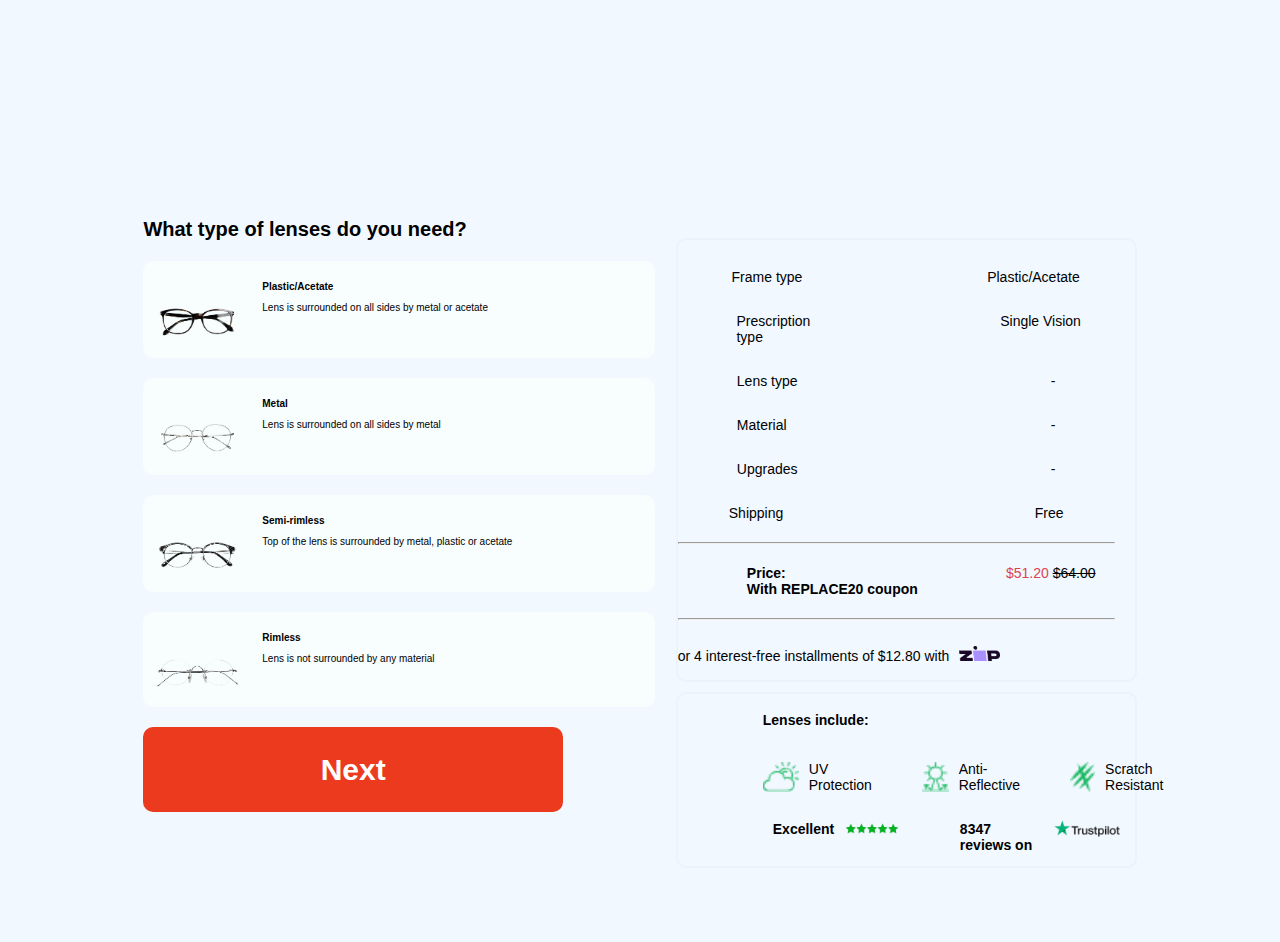
<file: index.html>
<!DOCTYPE html>
<html lang="en">
<head>
    <meta charset="UTF-8">
    <meta name="viewport" content="width=device-width, initial-scale=1.0">
    <link rel="stylesheet" href="css/page-one.css">
    <title>Document</title>
</head>
<body>
    <body data-page="1">
    <div class="container">
        <div class="sub-container-one">
            <h1>What type of lenses do you need?</h1>
            <div class="content">
                <div>
                    <img src="images/glass-on-removebg-preview.png" alt="glassone" class="glass">
                </div>
                <div class="blocked">
                    <p class="bolded">Plastic/Acetate</p>
                    <p class="unbolded">Lens is surrounded on all sides by metal or acetate</p>
                </div>
            </div>
            <div class="content">
                <div>
                    <img src="images/second-image-removebg-preview.png" alt="glasstwo" class="glass">
                </div>
                <div class="blocked">
                    <p class="bolded">Metal</p>
                    <p class="unbolded">Lens is surrounded on all sides by metal</p>
                </div>
            </div>
            <div class="content">
                <div>
                    <img src="images/third-image-removebg-preview.png" alt="glass=three" class="glass">
                </div>
                <div class="blocked">
                    <p class="bolded">Semi-rimless</p>
                    <p class="unbolded">Top of the lens is surrounded by metal, plastic or acetate</p>
                </div>
            </div>
            <div class="content">
                <img src="images/last-image-removebg-preview.png" alt="glass-four" class="glass">
                <div class="blocked">
                    <p class="bolded">Rimless</p>
                    <p class="unbolded">Lens is not surrounded by any material</p>
                </div>
            </div>
            <form>
                <a href="page-two.html" id="next">Next</a>
            </form>
        </div>
        <div class="sub-container-two">
            <div class="split-one">
                <div class="one">
                    <div class="fram">
                    <p class="frame">Frame type</p>
                    </div>
                    <div class="let">
                    <p class="plastic" id="acetate">Plastic/Acetate</p>
                    </div>
                </div>
                <div class="one">
                    <div class="framed">
                    <p class="frame" id="prescription">Prescription type</p>
                    </div>
                    <div class="let">
                    <p class="plastic">Single Vision</p>
                    </div>
                </div>
                <div class="one">
                    <div class="framed">
                    <p class="frame">Lens type</p>
                    </div>
                    <div class="let">
                    <p class="plastic">-</p>
                    </div>
                </div>
                <div class="one">
                    <div class="framed">
                    <p class="frame">Material</p>
                    </div>
                    <div class="let">
                    <p class="plastic">-</p>
                    </div>
                </div>
                <div class="one">
                    <div class="framed">
                    <p class="frame">Upgrades</p>
                    </div>
                    <div class="let">
                    <p class="plastic">-</p>
                    </div>
                </div>
                <div class="one">
                    <div class="framed">
                    <p class="frame">Shipping</p>
                    </div>
                    <div class="let">
                    <p id-="plastic">Free</p>
                    </div>
                </div>
                <hr>
                <div class="three">
                    <p class="price">Price:<br>
                        <span class="with">With REPLACE20 coupon</span></p>
                        <div id="number">
                    <p class="special">$51.20 <span class="wrong-no">$64.00</span></p>
                        </div>
                </div>  
                <hr>
                <p>or 4 interest-free installments of $12.80 with<img src="images/zip-logo.png" alt="zip" id="zip"></p>       
            </div>
            <div class="split-two">
                <h4>Lenses include:</h4>
                <div class="inside">
                    <div class="eve">
                        <img src="images/uv-prot.png" alt="image" class="imaged">
                        <p class="uv">UV Protection</p>
                    </div>
                    <div class="eve">
                        <img src="images/anti-refl.png" alt="image" class="imaged">
                        <p class="uv">Anti-Reflective</p>
                    </div>
                    <div class="eve">
                        <img src="images/scratch-res.png" alt="image" class="imaged">
                        <p class="uv">Scratch Resistant</p>
                    </div>
                </div>
                <div class="sect">
                    <p class="excellent">Excellent</p>
                    <img src="images/green_stars-removebg-preview.png" alt="stars" class="stars">
                    <p class="excellent" id="ex">8347 reviews on</p>
                        <img src="images/trustpilot-removebg-preview.png" alt="trustpilot" class="green">
                </div>
            </div>
        </div>
    </div>
    <script src="js/page-one.js"></script>
</body>
</html>
</file>
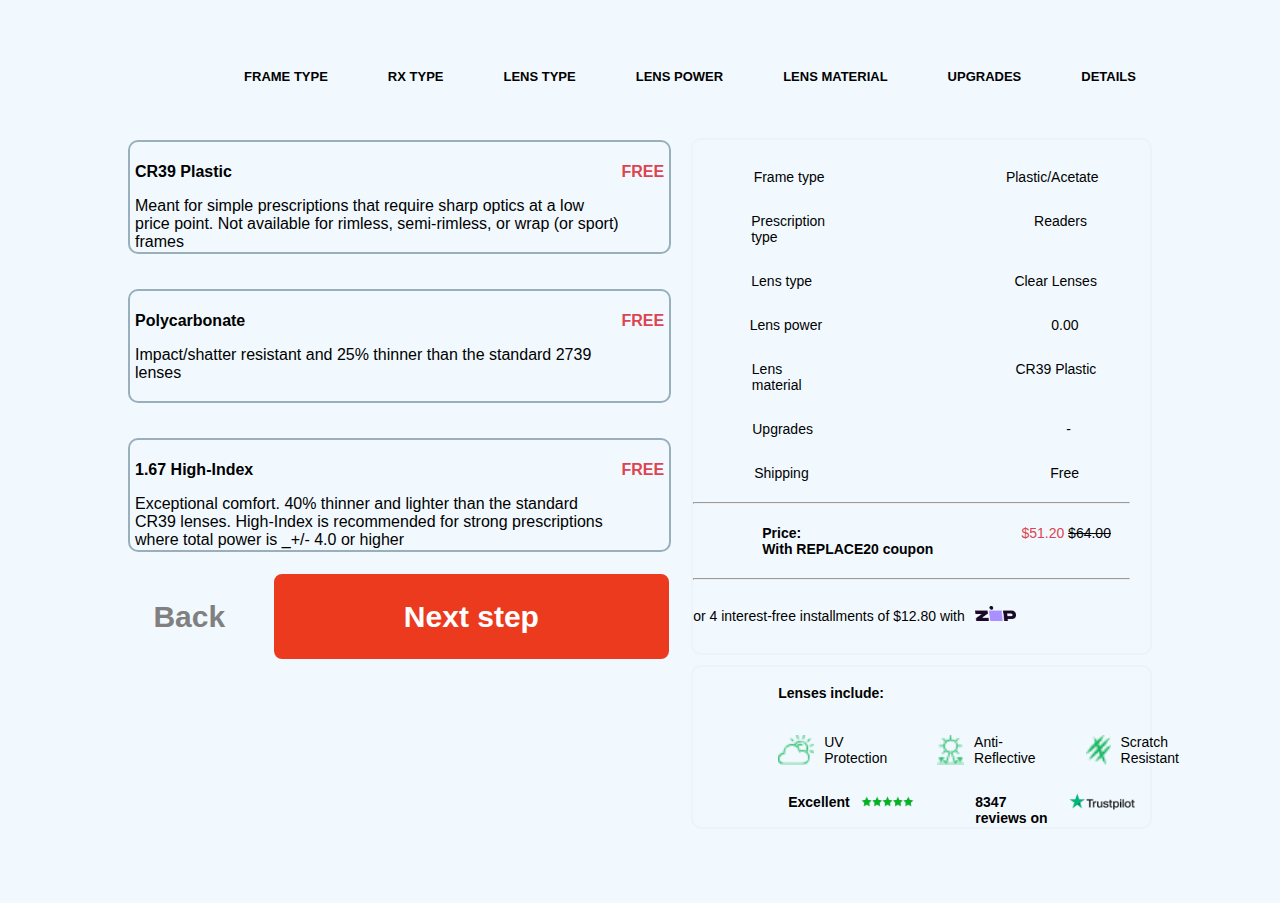
<file: page-five.html>
<!DOCTYPE html>
<html lang="en">
<head>
    <meta charset="UTF-8">
    <meta name="viewport" content="width=device-width, initial-scale=1.0">
    <link rel="stylesheet" href="css/page-five.css">
    <title>Form initial five</title>
</head>
<body>
    <body data-page="5">
    <nav>
        <ul class="list">
            <li><a href="#">FRAME TYPE</a></li>
            <li><a href="#">RX TYPE</a></li>
            <li><a href="#">LENS TYPE</a></li>
            <li><a href="#">LENS POWER</a></li>
            <li><a href="#">LENS MATERIAL</a></li>
            <li><a href="#">UPGRADES</a></li>
            <li><a href="#">DETAILS</a></li>
        </ul>
    </nav>
    <div class="container">
        <div class="sub-container-one">
            <div class="mel">
                <div class="content">
                    <p class="bolded">CR39 Plastic</p>
                    <p class="unbolded">Meant for simple prescriptions that require sharp optics at a low price point. Not available for rimless, semi-rimless, or wrap (or sport) frames</p>
                </div>
                <div class="free">
                    <p class="free">FREE</p>
                </div>
            </div>
            <div class="mel">
                <div class="content">
                    <p class="bolded">Polycarbonate</p>
                    <p class="unbolded">Impact/shatter resistant and 25% thinner than the standard 2739 lenses</p>
                </div>
                <div class="free">
                    <p class="free">FREE</p>
                </div>
            </div>
            <div class="mel">
                <div class="content">
                    <p class="bolded">1.67 High-Index</p>
                    <p class="unbolded">Exceptional comfort. 40% thinner and lighter than the standard CR39 lenses. High-Index is recommended for strong prescriptions where total power is _+/- 4.0 or higher</p>
                </div>
                <div class="free">
                    <p class="free">FREE</p>
                </div>
            </div>
        <form>
            <a href="page-four.html" id="back">Back</a>
            <a href="page-six.html" id="next">Next step</a>
        </form>
    </div>
        <div class="sub-container-two">
            <div class="split-one">
                <div class="one">
                    <div class="fram">
                    <p class="frame" id="type">Frame type</p>
                    </div>
                    <div class="let">
                    <p class="plastic" id="acetate">Plastic/Acetate</p>
                    </div>
                </div>
                <div class="one">
                    <div class="framed">
                    <p class="frame" id="prescription">Prescription type</p>
                    </div>
                    <div class="let">
                    <p class="plastic">Readers</p>
                    </div>
                </div>
                <div class="one">
                    <div class="framed">
                    <p class="frame" id="lensed">Lens type</p>
                    </div>
                    <div class="let">
                    <p class="plastic">Clear Lenses</p>
                    </div>
                </div>
                <div class="one">
                    <div class="framed">
                    <p class="frame" id="power">Lens power</p>
                    </div>
                    <div class="let">
                    <p class="plastic">0.00</p>
                    </div>
                </div>
                <div class="one">
                    <div class="framed">
                    <p class="frame" id="len">Lens material</p>
                    </div>
                    <div class="let">
                    <p class="plastic" id="cr">CR39 Plastic</p>
                    </div>
                </div>
                <div class="one">
                    <div class="framed">
                    <p class="frame">Upgrades</p>
                    </div>
                    <div class="let">
                    <p class="plastic">-</p>
                    </div>
                </div>
                <div class="one">
                    <div class="framed">
                    <p class="shipping">Shipping</p>
                    </div>
                    <div class="let">
                    <p id-="unfree">Free</p>
                    </div>
                </div>
                <hr>
                <div class="three">
                    <p class="price">Price:<br>
                        <span class="with">With REPLACE20 coupon</span></p>
                        <div id="number">
                    <p class="special">$51.20 <span class="wrong-no">$64.00</span></p>
                        </div>
                </div>  
                <hr>
                <p>or 4 interest-free installments of $12.80 with<img src="images/zip-logo.png" alt="zip" id="zip"></p>      
            </div>
            <div class="split-two">
                <h4>Lenses include:</h4>
                <div class="inside">
                    <div class="eve">
                        <img src="images/uv-prot.png" alt="image" class="imaged">
                        <p class="uv">UV Protection</p>
                    </div>
                    <div class="eve">
                        <img src="images/anti-refl.png" alt="image" class="imaged">
                        <p class="uv">Anti-Reflective</p>
                    </div>
                    <div class="eve">
                        <img src="images/scratch-res.png" alt="image" class="imaged">
                        <p class="uv">Scratch Resistant</p>
                    </div>
                </div>
                <div class="sect">
                    <p class="excellent">Excellent</p>
                    <img src="images/green_stars-removebg-preview.png" alt="stars" class="stars">
                    <p class="excellent" id="ex">8347 reviews on</p>
                        <img src="images/trustpilot-removebg-preview.png" alt="trustpilot" class="green">
                </div>
            </div>
        </div>
    </div>
    <script src="js/page-five.js"></script> 
</body>
</html>
</file>
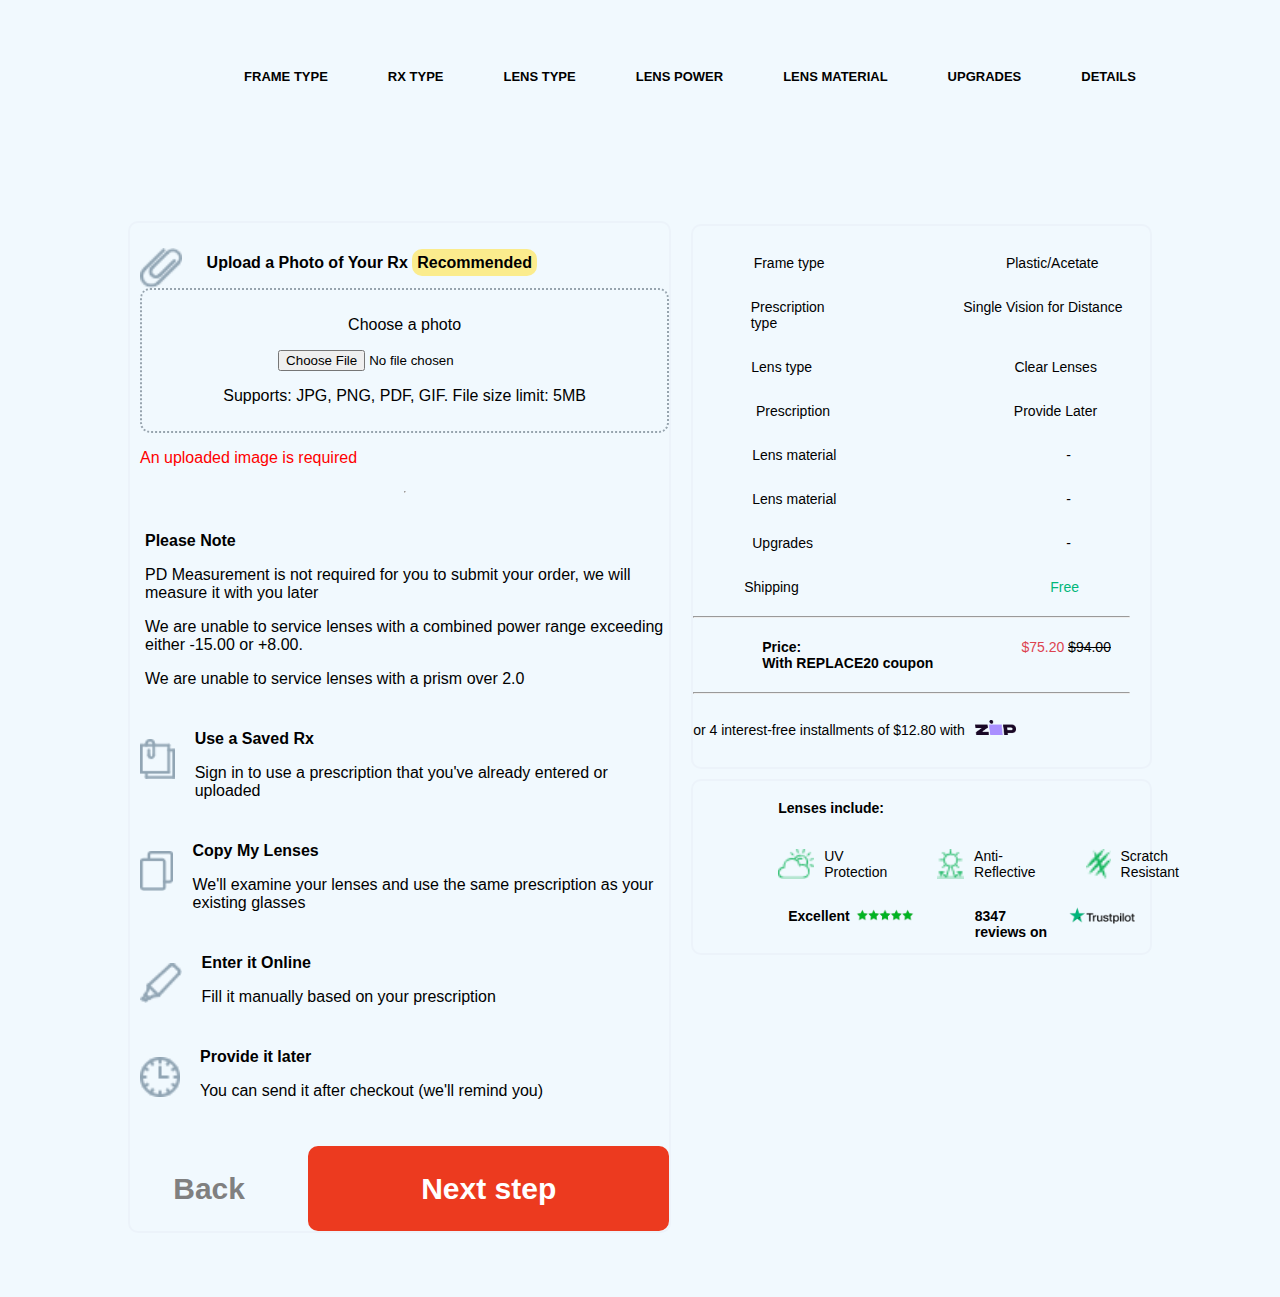
<file: page-four.html>
<!DOCTYPE html>
<html lang="en">
<head>
    <meta charset="UTF-8">
    <meta name="viewport" content="width=device-width, initial-scale=1.0">
    <link rel="stylesheet" href="css/page-four.css">
    <title>Document</title>
</head>
<body>
<body data-page="4">
    <nav>
        <ul class="list">
            <li><a href="#">FRAME TYPE</a></li>
            <li><a href="#">RX TYPE</a></li>
            <li><a href="#">LENS TYPE</a></li>
            <li><a href="#">LENS POWER</a></li>
            <li><a href="#">LENS MATERIAL</a></li>
            <li><a href="#">UPGRADES</a></li>
            <li><a href="#">DETAILS</a></li>
        </ul>
    </nav>
    <div class="container">
        <div class="sub-container-one">
            <div class="content">
                <div class="you">
                    <img src="images/01-upload-rx.png" alt="glass-three" class="glass" id="spec">
                    <p class="main-bold">Upload a Photo of Your Rx <span class="recommend">Recommended</span></p>
                </div>
                <div class="boxed">
                    <p>Choose a photo</p>
                    <input type="file">
                    <p id="support">Supports: JPG, PNG, PDF, GIF. File size limit: 5MB</p>
                </div>
                <p id="red">An uploaded image is required</p>
                <hr>
                <div class="main-bold">
                    <p id="spectacle">Please Note</p>
                    <p class="normal">PD Measurement is not required for you to submit your order, we will measure it with you later</p>
                    <p class="normal">We are unable to service lenses with a combined power range exceeding either -15.00 or +8.00.</p>
                    <p class="normal">We are unable to service lenses with a prism over 2.0</p>
                </div>
            </div>
            <div class="content">
                <div class="mean">
                    <img src="images/02-saved-rx.png" alt="glasstwo" class="glass">
                    <div class="blocked">
                        <p class="bolded">Use a Saved Rx</p>
                        <p class="unbolded">Sign in to use a prescription that you've already entered or uploaded</p>
                    </div>
                </div>
            </div>
            <div class="content">
                <div class="mean">
                    <img src="images/copy-icon.png" alt="glasstwo" class="glass">
                    <div class="blocked">
                        <p class="bolded">Copy My Lenses</p>
                        <p class="unbolded">We'll examine your lenses and use the same prescription as your existing glasses</p>
                    </div>
                </div>
            </div>
            <div class="content">
                <div class="mean">
                    <img src="images/03-enter-online.png" alt="glasstwo" class="glass">
                    <div class="blocked">
                        <p class="bolded">Enter it Online</p>
                        <p class="unbolded">Fill it manually based on your prescription</p>
                    </div>
                </div>
            </div>
            <div class="content">
                <div class="mean">
                    <img src="images/04-provide-later.png" alt="glasstwo" class="glass">
                    <div class="blocked">
                        <p class="bolded">Provide it later</p>
                        <p class="unbolded">You can send it after checkout (we'll remind you)</p>
                    </div>
                </div>
            </div>
            <form>
                <a href="page-three.html" id="back">Back</a>
                <a href="page-five.html" id="next">Next step</a>
            </form>
        </div>
        <div class="sub-container-two">
            <div class="split-one">
                <div class="one">
                    <div class="fram">
                        <p class="frame" id="type">Frame type</p>
                    </div>
                    <div class="let">
                        <p class="plastic" id="acetate">Plastic/Acetate</p>
                    </div>
                </div>
                <div class="one">
                    <div class="framed">
                        <p class="frame" id="prescription">Prescription type</p>
                    </div>
                    <div class="let">
                        <p class="plastic">Single Vision for Distance</p>
                    </div>
                </div>
                <div class="one">
                    <div class="framed">
                        <p class="frame" id="lensed">Lens type</p>
                    </div>
                    <div class="let">
                        <p class="plastic">Clear Lenses</p>
                    </div>
                </div>
                <div class="one">
                    <div class="framed">
                        <p class="frame" id="prescribed">Prescription</p>
                    </div>
                    <div class="let">
                        <p class="plastic" id="provide">Provide Later</p>
                    </div>
                </div>
                <div class="one">
                    <div class="framed">
                        <p class="frame">Lens material</p>
                    </div>
                    <div class="let">
                        <p class="plastic">-</p>
                    </div>
                </div>
                <div class="one">
                    <div class="framed">
                        <p class="frame">Lens material</p>
                    </div>
                    <div class="let">
                        <p class="plastic">-</p>
                    </div>
                </div>
                <div class="one">
                    <div class="framed">
                        <p class="frame">Upgrades</p>
                    </div>
                    <div class="let">
                        <p class="plastic">-</p>
                    </div>
                </div>
                <div class="one">
                    <div class="framed">
                        <p class="frame">Shipping</p>
                    </div>
                    <div class="let">
                        <p id="plastic">Free</p>
                    </div>
                </div>
            <hr>
            <div class="three">
                <p class="price">Price:<br>
                    <span class="with">With REPLACE20 coupon</span></p>
                <div id="number">
                    <p class="special">$75.20 <span class="wrong-no">$94.00</span></p>
                </div>
            </div>  
            <hr>
                <p class="oral">or 4 interest-free installments of $12.80 with<img src="images/zip-logo.png" alt="zip" id="zip"></p>  
            </div>    
        <div class="split-two">
            <h4>Lenses include:</h4>
            <div class="inside">
                <div class="eve">
                    <img src="images/uv-prot.png" alt="image" class="imaged">
                    <p class="uv">UV Protection</p>
                </div>
                <div class="eve">
                    <img src="images/anti-refl.png" alt="image" class="imaged">
                    <p class="uv">Anti-Reflective</p>
                </div>
                <div class="eve">
                    <img src="images/scratch-res.png" alt="image" class="imaged">
                    <p class="uv">Scratch Resistant</p>
                </div>
            </div>
            <div class="sect">
                <p class="excellent">Excellent</p>
                <img src="images/green_stars-removebg-preview.png" alt="stars" class="starred">
                <p class="excellent" id="ex">8347 reviews on</p>
                <img src="images/trustpilot-removebg-preview.png" alt="trustpilot" class="stars" id="star">
            </div>
        </div>
    <script src="js/page-four.js" defer></script>
</body>
</html>
</file>
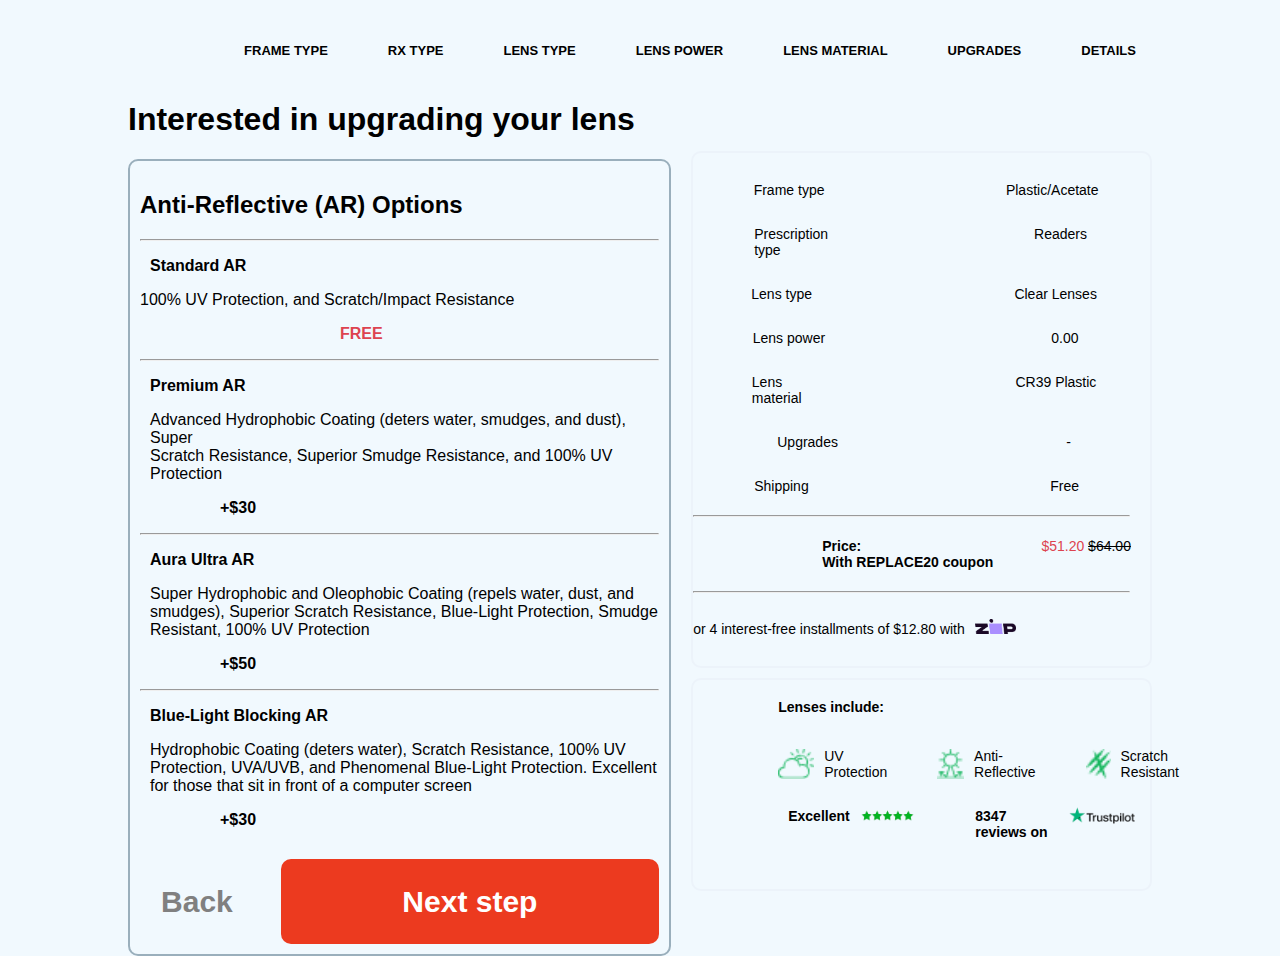
<file: page-six.html>
<!DOCTYPE html>
<html lang="en">
<head>
    <meta charset="UTF-8">
    <meta name="viewport" content="width=device-width, initial-scale=1.0">
    <link rel="stylesheet" href="/css/page-six.css">
    <title>Form initial five</title>
</head>
<body>
    <body data-page="6">
    <nav>
        <ul class="list">
            <li><a href="#">FRAME TYPE</a></li>
            <li><a href="#">RX TYPE</a></li>
            <li><a href="#">LENS TYPE</a></li>
            <li><a href="#">LENS POWER</a></li>
            <li><a href="#">LENS MATERIAL</a></li>
            <li><a href="#">UPGRADES</a></li>
            <li><a href="#">DETAILS</a></li>
        </ul>
    </nav>
    <div class="container">
        <div class="sub-container-one">
            <h1>Interested in upgrading your lens</h1>
            <div class="ledge">
                <h2>Anti-Reflective (AR) Options</h2>
                <hr>
                <div class="flexed">
                    <div class="content">
                    <p class="bolded">Standard AR</p>
                    <p>100% UV Protection, and Scratch/Impact Resistance</p>
                    </div>
                    <div>
                    <p class="free">FREE</p>
                    </div>
                </div>
                <hr>
                <div class="flexed">
                    <div class="content">
                    <p class="bolded">Premium AR</p>
                    <p class="shift">Advanced Hydrophobic Coating (deters water, smudges, and dust), Super<br>
                    Scratch Resistance, Superior Smudge Resistance, and 100% UV Protection</p>
                    </div>
                    <div>
                    <p class="price">+$30</p>
                </div>
                </div>
                <hr>
                <div class="flexed">
                    <div class="content" class="shift">
                    <p class="bolded">Aura Ultra AR</p>
                    <p class="shift">Super Hydrophobic and Oleophobic Coating (repels water, dust, and<br>
                        smudges), Superior Scratch Resistance, <span class="effect">Blue-Light Protection</span>,
                    Smudge Resistant, 100% UV Protection</p>
                    </div>
                    <div>
                    <p class="price">+$50</p>
                    </div>
                </div>
                <hr>
                <div class="flexed">
                    <div class="content">
                    <p class="bolded">Blue-Light Blocking AR</p>
                    <p class="shift">Hydrophobic Coating (deters water), Scratch Resistance, 100% UV<br>
                        Protection, UVA/UVB, and Phenomenal Blue-Light Protection. Excellent for 
                    those that sit in front of a computer screen</p>
                    </div>
                    <div>
                        <p class="price">+$30</p>
                    </div>
                </div>
                <form>
                    <a href="page-five.html" id="back">Back</a>
                    <a href="page-last.html" id="next">Next step</a>
                </form>
        </div>
        </div>
            <div class="sub-container-two">
                <div class="split-one">
                    <div class="one">
                        <div class="fram">
                        <p class="frame" id="type">Frame type</p>
                        </div>
                        <div class="let">
                        <p class="plastic" id="acetate">Plastic/Acetate</p>
                        </div>
                    </div>
                    <div class="one">
                        <div class="framed">
                        <p class="frame" id="prescription">Prescription type</p>
                        </div>
                        <div class="let">
                        <p class="plastic">Readers</p>
                        </div>
                    </div>
                    <div class="one">
                        <div class="framed">
                        <p class="frame" id="meal">Lens type</p>
                        </div>
                        <div class="let">
                        <p class="plastic">Clear Lenses</p>
                        </div>
                    </div>
                    <div class="one">
                        <div class="framed">
                        <p class="frame" id="pow">Lens power</p>
                        </div>
                        <div class="let">
                        <p class="plastic">0.00</p>
                        </div>
                    </div>
                    <div class="one">
                        <div class="framed">
                        <p class="frame" id="mad">Lens material</p>
                        </div>
                        <div class="let">
                        <p class="plastic">CR39 Plastic</p>
                        </div>
                    </div>
                    <div class="one">
                        <div class="framed">
                        <p class="frame" id="mean">Upgrades</p>
                        </div>
                        <div class="let">
                        <p class="plastic" id="upgrading">-</p>
                        </div>
                    </div>
                    <div class="one">
                        <div class="framed">
                        <p class="shipping">Shipping</p>
                        </div>
                        <div class="let">
                        <p id-="unfree">Free</p>
                        </div>
                    </div>
                    <hr>
                    <div class="three">
                        <p class="price">Price:<br>
                            <span class="with">With REPLACE20 coupon</span></p>
                            <div id="number">
                        <p class="special">$51.20 <span class="wrong-no">$64.00</span></p>
                            </div>
                    </div>  
                    <hr>
                    <p class="oral">or 4 interest-free installments of $12.80 with<img src="images/zip-logo.png" alt="zip" id="zip"></p>        
                </div>
                <div class="split-two">
                    <h4>Lenses include:</h4>
                    <div class="inside">
                        <div class="eve">
                            <img src="images/uv-prot.png" alt="image" class="imaged">
                            <p class="uv">UV Protection</p>
                        </div>
                        <div class="eve">
                            <img src="images/anti-refl.png" alt="image" class="imaged">
                            <p class="uv">Anti-Reflective</p>
                        </div>
                        <div class="eve">
                            <img src="images/scratch-res.png" alt="image" class="imaged">
                            <p class="uv">Scratch Resistant</p>
                        </div>
                    </div>
                        <div class="sect">
                            <p class="excellent">Excellent</p>
                            <img src="images/green_stars-removebg-preview.png" alt="stars" class="stars">
                            <p class="excellent" id="ex">8347 reviews on</p>
                                <img src="images/trustpilot-removebg-preview.png" alt="trustpilot" class="green">
                        </div>
                    </div>
                </div>
            </div>
        </div>
        <script src="js/page-six.js"></script>
    </body>
    </html>
</file>
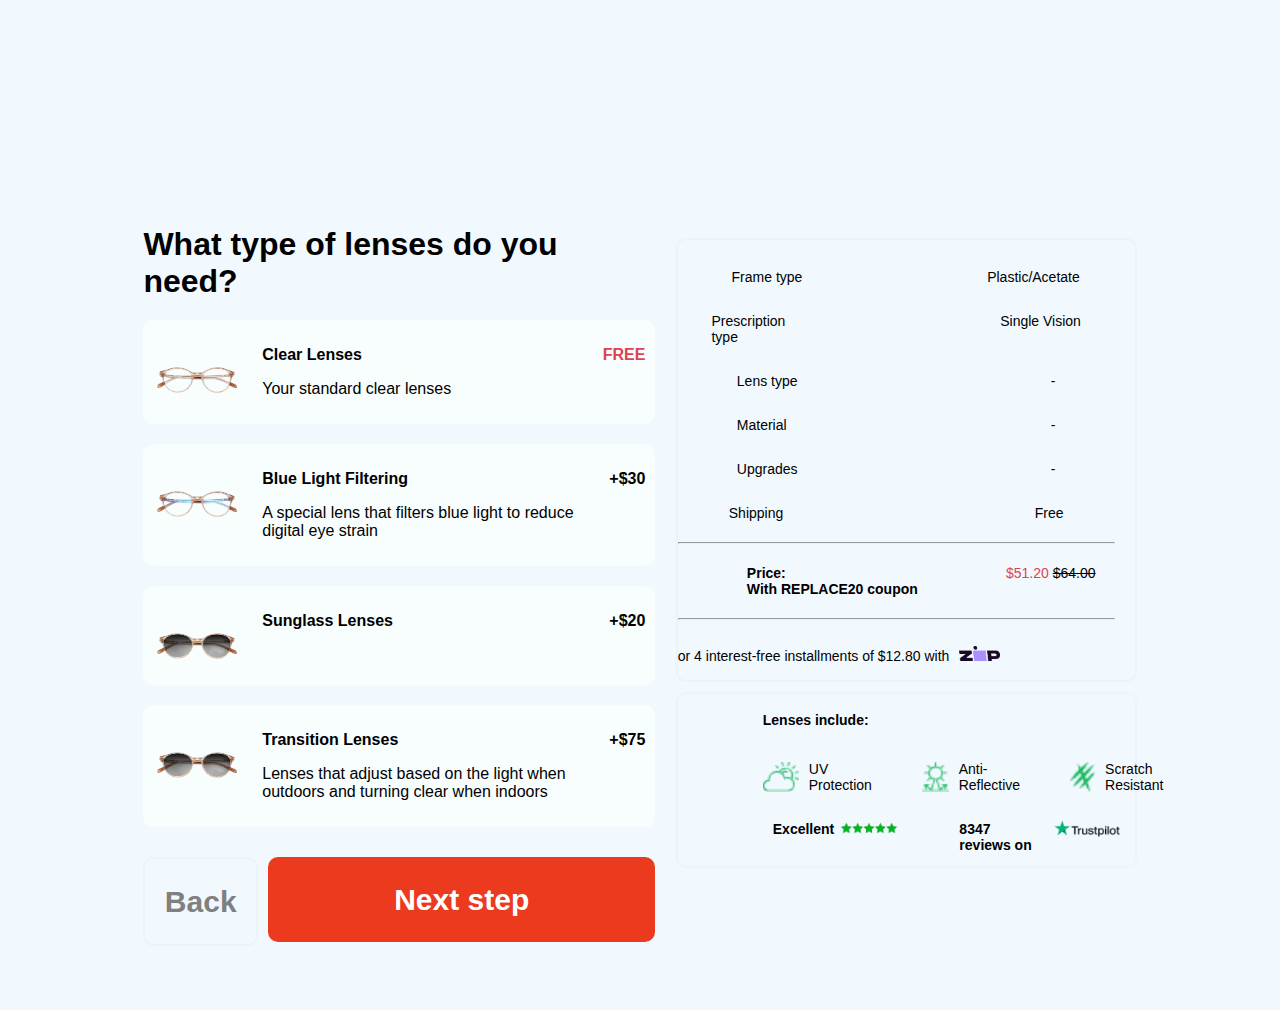
<file: page-three.html>
<!DOCTYPE html>
<html lang="en">
<head>
    <meta charset="UTF-8">
    <meta name="viewport" content="width=device-width, initial-scale=1.0">
    <link rel="stylesheet" href="css/page-three.css">
    <title>Document</title>
</head>
<body>
    <body data-page="3">
    <div class="container">
        <div class="sub-container-one">
            <h1>What type of lenses do you need?</h1>
            <div class="content">
                <div>
                    <img src="images/glasses-one-real-removebg-preview.png" alt="glass-one" class="glass">
                </div>
                <div class="blocked">
                    <p class="bolded">Clear Lenses</p>
                    <p class="unbolded">Your standard clear lenses</p>
                </div>
                <div class="free">
                    <p class="free">FREE</p>
                </div>
            </div>
            <div class="content">
                <div>
                    <img src="images/glasses-two-removebg-preview.png" alt="glasstwo" class="glass">
                </div>
                <div class="blocked">
                    <p class="bolded">Blue Light Filtering</p>
                    <p class="unbolded">A special lens that filters blue light to reduce digital eye strain</p>
                </div>
                <div class="price">
                    <p class="price">+$30</p>
                </div>
            </div>
            <div class="content">
                <div>
                    <img src="images/glasses-three-removebg-preview.png" alt="glass=three" class="glass">
                </div>
                <div class="blocked">
                    <p class="bolded">Sunglass Lenses</p>
                </div>
                <div class="price">
                    <p class="price">+$20</p>
                </div>
            </div>
            <div class="content">
                <div>
                    <img src="images/glasses-three-removebg-preview.png" alt="glasstwo" class="glass">
                </div>
                <div class="blocked">
                    <p class="bolded">Transition Lenses</p>
                    <p class="unbolded">Lenses that adjust based on the light when outdoors and turning clear when indoors</p>
                </div>
                <div class="price">
                    <p class="price">+$75</p>
                </div>
            </div>
            <form>
                <a href="page-two.html" id="back">Back</a>
                <a href="page-four.html" id="next">Next step</a>
            </form>
        </div>
        <div class="sub-container-two">
            <div class="split-one">
                <div class="one">
                    <div class="fram">
                        <p class="frame">Frame type</p>
                    </div>
                    <div class="let">
                        <p class="plastic" id="acetate">Plastic/Acetate</p>
                    </div>
                </div>
                <div class="one">
                    <div class="framed">
                        <p class="frame">Prescription type</p>
                    </div>
                    <div class="let">
                        <p class="plastic">Single Vision</p>
                    </div>
                </div>
                <div class="one">
                    <div class="framed">
                        <p class="frame">Lens type</p>
                    </div>
                    <div class="let">
                        <p class="plastic" id="hatch">-</p>
                    </div>
                </div>
                <div class="one">
                    <div class="framed">
                        <p class="frame">Material</p>
                    </div>
                    <div class="let">
                        <p class="plastic">-</p>
                    </div>
                </div>
                <div class="one">
                    <div class="framed">
                        <p class="frame">Upgrades</p>
                    </div>
                    <div class="let">
                        <p class="plastic">-</p>
                    </div>
                </div>
                <div class="one">
                    <div class="framed">
                        <p class="frame">Shipping</p>
                    </div>
                    <div class="let">
                        <p id-="plastic">Free</p>
                    </div>
                </div>
                <hr>
                <div class="three">
                    <p class="price">Price:<br>
                        <span class="with">With REPLACE20 coupon</span></p>
                    <div id="number">
                        <p class="special">$51.20 <span class="wrong-no">$64.00</span></p>
                    </div>
                </div>  
                <hr>
                    <p class="oral">or 4 interest-free installments of $12.80 with<img src="images/zip-logo.png" alt="zip" id="zip"></p>                                                                                                                 
            </div>
            <div class="split-two">
                <h4>Lenses include:</h4>
                <div class="inside">
                    <div class="eve">
                        <img src="images/uv-prot.png" alt="image" class="imaged">
                        <p class="uv">UV Protection</p>
                    </div>
                    <div class="eve">
                        <img src="images/anti-refl.png" alt="image" class="imaged">
                        <p class="uv">Anti-Reflective</p>
                    </div>
                    <div class="eve">
                        <img src="images/scratch-res.png" alt="image" class="imaged">
                        <p class="uv">Scratch Resistant</p>
                    </div>
                </div>
                <div class="sect">
                    <p class="excellent">Excellent</p>
                    <img src="images/green_stars-removebg-preview.png" alt="stars" class="starred">
                    <p class="excellent" id="ex">8347 reviews on</p>
                    <img src="images/trustpilot-removebg-preview.png" alt="trustpilot" class="stars" id="star">
                </div>
            </div>
        </div>
    </div>
    <script src="js/page-three.js"></script>
</body>
</html>
</file>
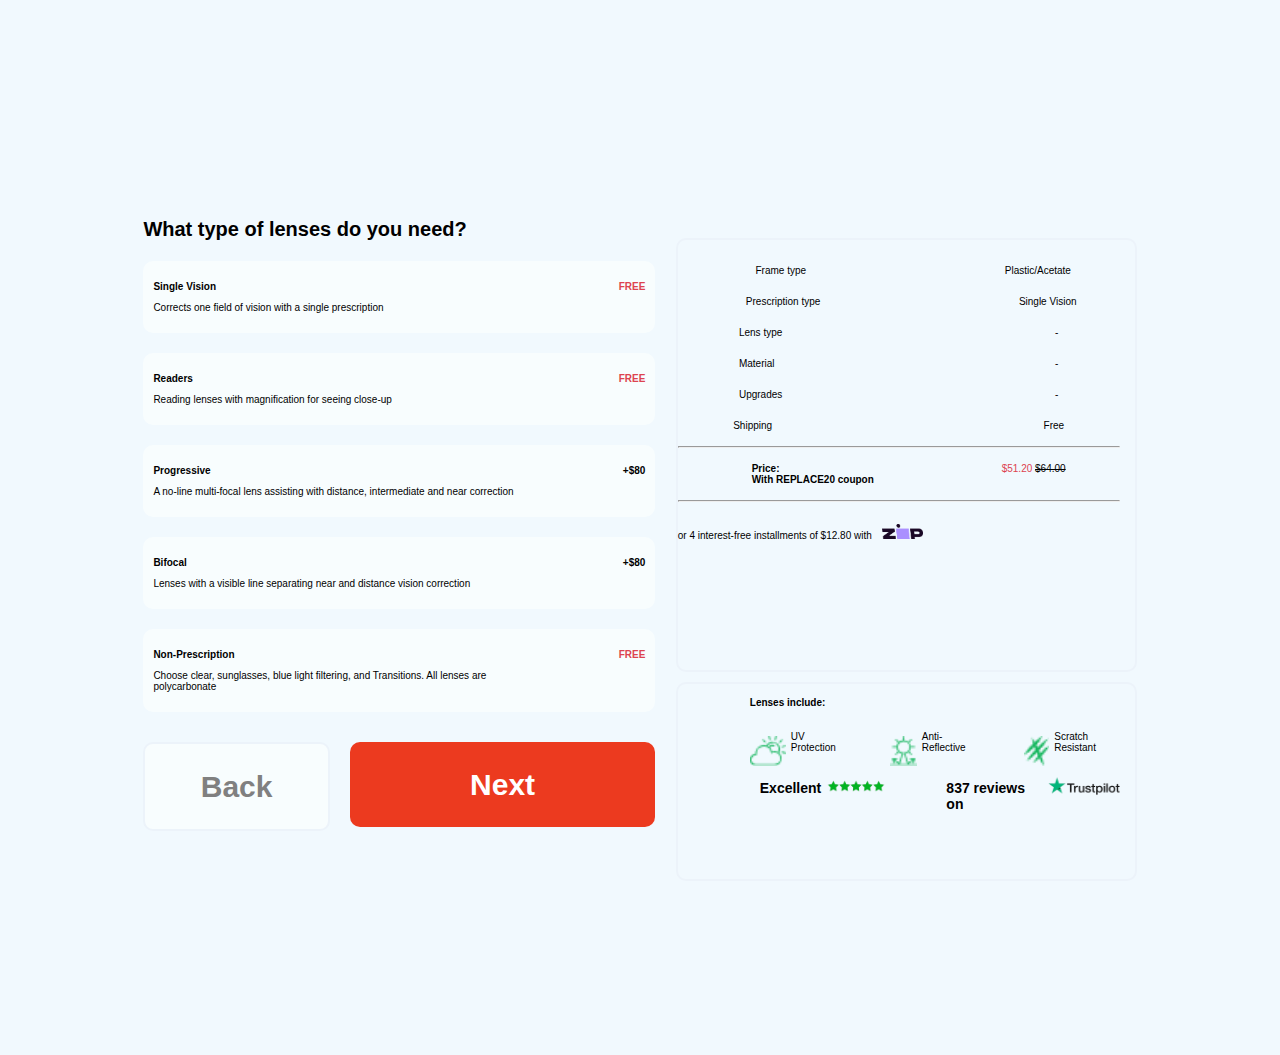
<file: page-two.html>
<!DOCTYPE html>
<html lang="en">
<head>
    <meta charset="UTF-8">
    <meta name="viewport" content="width=device-width, initial-scale=1.0">
    <link rel="stylesheet" href="css/page-two.css">
    <title>Document</title>
</head>
<body>
    <body data-page="2">
    <div class="container">
        <div class="sub-container-one">
            <h1>What type of lenses do you need?</h1>
            <div class="content">
                <div class="blocked">
                    <p class="bolded">Single Vision</p>
                    <p class="unbolded">Corrects one field of vision with a single prescription</p>
                </div>
                <div class="unfree">
                    <p class="free">FREE</p>
                </div>
            </div>
            <div class="content">
                <div class="blocked">
                    <p class="bolded">Readers</p>
                    <p class="unbolded">Reading lenses with magnification for seeing close-up</p>
                </div>
                <div class="unfree">
                    <p class="free">FREE</p>
                </div>
            </div>
            <div class="content">
                <div class="blocked">
                    <p class="bolded">Progressive</p>
                    <p class="unbolded">A no-line multi-focal lens assisting with distance, intermediate and near correction</p>
                </div>
                <div class="unfree">
                    <p class="price">+$80</p>
                </div>
            </div>
            <div class="content">
                <div class="blocked">
                    <p class="bolded">Bifocal</p>
                    <p class="unbolded">Lenses with a visible line separating near and distance vision correction</p>
                </div>
                <div class="unfree">
                    <p class="price">+$80</p>
                </div>
            </div>
            <div class="content">
                <div class="blocked">
                    <p class="bolded">Non-Prescription</p>
                    <p class="unbolded">Choose clear, sunglasses, blue light filtering, and Transitions. All lenses are polycarbonate</p>
                </div>
                <div class="unfree">
                    <p class="free">FREE</p>
                </div>
            </div>
            <form>
                <a href="page-one.html" id="back">Back</a>
                </a>
                <a href="page-three.html" id="next">Next</a>
            </form>
        </div>
        <div class="sub-container-two">
            <div class="split-one">
                <div class="one">
                    <div class="fram">
                    <p class="frame" id="type">Frame type</p>
                    </div>
                    <div class="let">
                    <p class="plastic" id="selectedType">Plastic/Acetate</p>
                    </div>
                </div>
                <div class="one">
                    <div class="framed">
                    <p class="frame" id="prescription">Prescription type</p>
                    </div>
                    <div class="let">
                    <p class="plastic" id="meet">Single Vision</p>
                    </div>
                </div>
                <div class="one">
                    <div class="framed">
                    <p class="frame">Lens type</p>
                    </div>
                    <div class="let">
                    <p class="plastic">-</p>
                    </div>
                </div>
                <div class="one">
                    <div class="framed">
                    <p class="frame">Material</p>
                    </div>
                    <div class="let">
                    <p class="plastic">-</p>
                    </div>
                </div>
                <div class="one">
                    <div class="framed">
                    <p class="frame">Upgrades</p>
                    </div>
                    <div class="let">
                    <p class="plastic">-</p>
                    </div>
                </div>
                <div class="one">
                    <div class="framed">
                    <p class="frame">Shipping</p>
                    </div>
                    <div class="let">
                    <p id-="plastic">Free</p>
                    </div>
                </div>
                <hr>
                <div class="three">
                    <p class="price">Price:<br>
                        <span class="with">With REPLACE20 coupon</span></p>
                        <div id="number">
                    <p class="special">$51.20 <span class="wrong-no">$64.00</span></p>
                        </div>
                </div>  
                <hr>
                <p class="oral">or 4 interest-free installments of $12.80 with<img src="images/zip-logo.png" alt="zip" id="zip"></p>       
            </div>
            <div class="split-two">
                <h4>Lenses include:</h4>
                <div class="inside">
                    <div class="eve">
                        <img src="images/uv-prot.png" alt="image" class="imaged">
                        <p class="uv">UV Protection</p>
                    </div>
                    <div class="eve">
                        <img src="images/anti-refl.png" alt="image" class="imaged">
                        <p class="uv">Anti-Reflective</p>
                    </div>
                    <div class="eve">
                        <img src="images/scratch-res.png" alt="image" class="imaged">
                        <p class="uv">Scratch Resistant</p>
                    </div>
                </div>
                <div class="sect">
                    <p class="excellent">Excellent</p>
                    <img src="images/green_stars-removebg-preview.png" alt="stars" id="starr">
                    <p class="excellent" id="ex">837 reviews on</p>
                        <img src="images/trustpilot-removebg-preview.png" alt="trustpilot" class="stars" id="star">
                </div>
            </div>
        </div>
    </div>
    <script src="js/page-two.js" defer></script>
</body>
</html>
</file>
<file: css/page-one.css>
body {
    background-color: #f1f8ff;
    margin: 5% 10%;
    box-sizing: border-box;
    font-family: Arial, sans-serif;
    font-size: 10px;
}

.container {
    display: flex;
    flex-direction: row;
    justify-content: space-evenly;
    gap: 5px;
    margin-top: 20%;
    margin-bottom: 0%;
}

.sub-container-one {
    display: flex;
    flex-direction: column;
    row-gap: 20px;
    width: 50%;
    margin-bottom: 0%;
}

#green {
  display: hidden;
}

button {
    height: 75px;
    width: 120%;
    border-radius: 10px;
    background-color: rgba(236, 58, 31, 255);
    cursor: pointer;
    color: white;
    font-weight: bold;
    font-size: 30px;
}

.content {
    display: flex;
    background-color: #f8fdfe;
    padding: 10px;
    border-radius: 10px;
}

.bolded {
    font-weight: bold;
}

h1 {
    margin-bottom: 0px;
}

.unfree {
    float: right;
    margin-left: 70px;
}

.sub-container-two {
    font-size: 14px;
    margin-top: 3%;
    width: 45%;
}

.blocked {
    width: 420px;
}

form {
    display: flex;
    gap: 20px;
    justify-content: flex-start;
    margin-top: 0px;
}

#type {
    padding-left: 10px;
}

.imaged {
    height: 30px;
    padding-top: 15px;
    padding-left: 50px;
}

.shipping {
    padding-left: 10px;
}

a {
  text-decoration: none;
  font-weight: bold;
  display: flex;
  justify-content: center;
  padding: 5px;
  align-items: center;
  width: 100%
}

#next {
    height: 75px;
    width: 80%;
    border-radius: 10px;
    background-color: rgba(236, 58, 31, 255);
    cursor: pointer;
    color: white;
    font-size: 30px;
}

.split-one, .split-two {
    border: 2px solid #ecf3fa;
    padding: 15px 0px;
    margin-top: 2px;
    margin-bottom: 10px;
}

.one {
    display: flex;
    flex-direction: row;
    justify-content: space-evenly;
    padding: 0px;
}

.framed {
    width: 100px;
    margin-right: 5px;
}

.let {
    margin-left: 150px;
}

.fram {
    margin-left: 19px;
}

#prescription {
    padding-left: 25px;
}

.split-one {
    height: 410px;
    border-radius: 10px;
    padding-right: 20px;
}

.four {
    padding-left: 90px;
    padding-right: 10px;
    display: flex;
}

#zip {
    height: 15px;
    padding-left: 10px;
    padding-top: 12px;
}

.split-two {
    height: 157px;
    margin-top: 10px;
    padding-top: 0;
    border-radius: 10px;
    padding-left: 35px;
    padding-right: 15px;
}

h4 {
    padding-left: 50px;
}

.special {
    color: #dd4350;
}

.wrong-no {
    color: black;
    text-decoration: line-through;
}

.excellent {
    padding-left: 60px;
    font-weight: bold;
    font-size: 14px;
}

.stars, .green {
    height: 37px;
    padding-top: 3px;
    padding-left: 10px;
}

#star {
    height: 40px;
    padding-top: 0px;
}

.inside {
    display: flex;
    justify-content: space-evenly;
}

.eve {
    display: flex;
}

#number {
    display: flex;
    flex-direction: row;
    justify-content: center;
}

.glass {
    height: 50px;
    padding-top: 25px;
    padding-right: 20px;
}

.three {
    display: flex;
    justify-content: space-around;
    width: 100%;
    padding-left: 25px;
}

.uv {
    padding-left: 10px;
}

#plastic {
    color: #01b77a;
}

.free {
    color: #01b77a;
    font-weight: bold;
}

.sect {
    display: flex;
}

.price {
    color: #000000;
    font-weight: bold;
}


@media only screen and (max-width: 600px) {
    .container {
      flex-direction: column;
      align-items: center;
      margin-top: 10%;
      font-size: 10px;
      margin-left: 10px;
    }
  
    .sub-container-one,
    .sub-container-two {
      min-width: 100%;
      margin: 5% 0 0 0;
      font-size: 10px;
    }

    .sub-container-one {
      min-width: 100%;
    }
  
    h1 {
      text-align: left;
    }
  
    .blocked {
      width: 100%;
      margin-top: 10px;
    }
  
    .split-one {
      min-width: 100%;
      margin: 5px 0 10px 0;
      height: auto;
    }

    #type {
        padding-left: 0px;
    }
  
    .split-two {
      min-width: 100%;
      padding: 20px;
      margin-top: 15px;
      height: 100px;
      margin-bottom: 10px;
    }

    .green {
      display: none;
    }
  
    .one {
      flex-direction: row;
      justify-content: space-between;
    }
  
    .imaged {
      padding: 20px 0 0 0;
    }

  
    .inside {
      display: flex;
      flex-direction: row;
      align-items: flex-start;
    }
  
    .eve {
      display: block;
    }
  
    .eve img {
      margin-right: 10px;
    }

    #zip {
        padding-top: 10px;
    }
  
    form {
      display: flex;
      justify-content: space-between;
      align-items: flex-start;
      margin-top: 20px;
      width: 97%;
      padding: 10px;
      position: fixed;
      bottom: 0;
      left: 0;
      box-shadow: 0 -2px 10px rgba(0,0,0,0.1)
    }
  
    #back {
      width: 20%;
    }
  
    #next {
      width: 80%;
    }
  
    .three {
      display: flex;
      justify-content: space-evenly;
      align-items: flex-start;
      padding-left: 15px;
    }

    #ex {
        display: none;
    }

    button {
      width: 100%;
    }

    #type, #prescription {
      padding-left: 0
    }

    .oral {
      padding-left: 20px;
    }
  
    h4 {
      display: flex;
      justify-content: flex-start;
    }
  
    .sect {
      display: flex;
      flex-direction: row;
      justify-content: flex-start;
    }
  }
  @media (max-width: 1024px) {
    .container {
      flex-direction: column;
      align-items: center;
      margin-top: 10%;
      font-size: 15px;
      margin-left: 20px;
    }
  
    .sub-container-one,
    .sub-container-two {
      width: 100%;
      margin: 5% 0 0 0;
      font-size: 12px;
    }
  
    h1 {
      text-align: left;
    }
  
    .blocked {
      width: 100%;
      margin-top: 10px;
    }

    .glass {
        padding-top: 15px;
    }
  
    .split-one {
      width: 94%;
      margin: 5px 0 10px 0;
      height: 350px;
    }
  
    .split-two {
      width: 90%;
      padding: 20px;
      margin-top: 15px;
      height: 150px;
      margin-bottom: 100px;
    }

    #type {
        padding-left: 0px;
    }
  
    .one {
      flex-direction: row;
      justify-content: space-evenly;
    }

    button {
      width: 100%;
    }
  
    .imaged {
      padding-left: 35px;
    }
  
    .four {
      padding-left: 20px;
      display: flex;
      flex-direction: row;
      padding-left: 92px;
    }

    #zip {
        padding-top: 10px;
    }
  
    .inside {
      display: flex;
      flex-direction: row;
      align-items: center;
      padding-left: 0px;
    }
  
    .eve {
      display: block;
    }
  
    .eve img {
      margin-right: 10px;
    }

    .price {
        padding-left: 0px;
    }
  
    form {
      display: flex;
      justify-content: space-between;
      align-items: flex-start;
      margin-top: 20px;
      width: 97%;
      padding: 10px;
      position: fixed;
      bottom: 0;
      left: 0;
      box-shadow: 0 -2px 10px rgba(0,0,0,0.1)
    }
  
    #next {
      width: 97.5%;
      margin-right: 20px;
    }
  
    .three {
      display: flex;
      justify-content: space-evenly;
      align-items: flex-start;
      padding-left: 0px;
    }

    .green {
        display: none;
    }

    #ex {
        display: none;
    }
  
    h4 {
      padding-left: 70px;
    }
  
    .sect {
      display: flex;
      flex-direction: row;
      justify-content: center;
    }
  }
</file>
<file: css/page-five.css>
body {
    background-color: rgba(241, 249, 254, 255);
    margin: 5% 10%;
    box-sizing: border-box;
    font-family: Arial, sans-serif;
}

ul {
  display: flex;
  justify-content: center;
}

li {
  margin-left: 50px;
  font-size: 13px;
  list-style-type: none;
}

li a {
  text-decoration: none;
  color: black;
}

li a:hover {
  text-decoration: underline;
}

li a:active {
  color: yellow;
}

.container {
    display: flex;
    flex-direction: row;
    justify-content: space-evenly;
    gap: 20px;
    margin-top: 5px;
    margin-bottom: 0%;
}

a {
  text-decoration: none;
  font-weight: bold;
  display: flex;
  justify-content: center;
  padding: 5px;
  align-items: center;
  width: 100%
}

.mel {
    display: flex;
    border: 2px solid #9aafbc;
    justify-content: space-between;
    height: 100px;
    padding: 5px;
    border-radius: 10px;
    margin-top: 35px;
}

#back {
    height: 75px;
    width: 20%;
    border-radius: 10px;
    background-color: rgba(241, 249, 254, 255);
    color: gray;
    font-weight: bold;
    font-size: 30px;
    border: 2px solid rgba(241, 249, 254, 255);
}

#content {
    display: block;
}

.free {
    color: #dd4350;
    font-weight: bold;
}

.bolded {
    font-weight: bold;
}

h1 {
    margin-bottom: 0px;
}

#poly {
  padding-left: 0
}

.sub-container-two {
    font-size: 14px;
    margin-top: 3%;
    width: 45%;
}

.blocked {
    width: 420px;
}

form {
    display: flex;
    gap: 20px;
    justify-content: space-between;
    margin-top: 20px;
}

#type {
    padding-left: 10px;
}

.imaged {
    height: 30px;
    padding-top: 15px;
    padding-left: 50px;
}

.shipping {
    padding-left: 10px;
}

#next {
    height: 75px;
    width: 71%;
    border-radius: 10px;
    background-color: rgba(236, 58, 31, 255);
    cursor: pointer;
    color: white;
    font-size: 30px;
    font-weight: bold;
    border: 2px solid rgba(241, 249, 254, 255);
}

.split-one, .split-two {
    border: 2px solid #ecf3fa;
    padding: 15px 0px;
    margin-top: 2px;
    margin-bottom: 10px;
}

.one {
    display: flex;
    flex-direction: row;
    justify-content: space-evenly;
    padding: 0px;
}

.framed {
    width: 100px;
    margin-right: 5px;
}

#lensed, #len {
  padding-left: 25px;
}

#power {
  padding-left: 5px;
}

.let {
    margin-left: 150px;
}

.fram {
    margin-left: 19px;
}

#prescription {
    padding-left: 15px;
}

.split-one {
    height: 500px auto;
    border-radius: 10px;
    padding-right: 20px;
}

.four {
    padding-left: 90px;
    padding-right: 10px;
    display: flex;
}

#zip {
    height: 15px;
    padding-left: 10px;
    padding-top: 12px;
}

.split-two {
    height: 145px;
    margin-top: 10px;
    padding-top: 0;
    border-radius: 10px;
    padding-left: 35px;
    padding-right: 15px;
}

h4 {
    padding-left: 50px;
}

.special {
    color: #dd4350;
}

.wrong-no {
    color: black;
    text-decoration: line-through;
}

.excellent {
    padding-left: 60px;
    font-weight: bold;
    font-size: 14px;
}

.stars, .green {
    height: 37px;
    padding-top: 3px;
    padding-left: 10px;
}

.starred {
    height: 40px;
    padding-top: 1px;
    padding-left: 5px
}

.inside {
    display: flex;
    justify-content: space-evenly;
}

.eve {
    display: flex;
}

#number {
    display: flex;
    flex-direction: row;
    justify-content: center;
}

.glass {
    height: 50px;
    padding-top: 25px;
    padding-right: 20px;
}

.three {
    display: flex;
    justify-content: space-around;
    width: 100%;
    padding-left: 25px;
}

.uv {
    padding-left: 10px;
}

#unfree {
    color: #01b77a;
}

#plastic {
    color: #01b77a;
}

.sect {
    display: flex;
}

.price {
    color: #000000;
    font-weight: bold;
}

@media only screen and (max-width: 600px) {
  body {
    margin: 0;
  }

  nav {
    display: none; 
  }

    .container {
      flex-direction: column;
      align-items: center;
      margin-top: 5%;
      font-size: 10px;
      width: 100%;
    }
  
    .sub-container-one,
    .sub-container-two {
      width: 100%;
      margin: 0 0 0;
      font-size: 12px;
    }
  
    h1 {
      text-align: left;
    }
  
    .blocked {
      width: 100%;
      margin-top: 10px;
    }
  
    .split-one, .split-two {
      width: 100%;
      margin: 10px 0;
      padding: 0px;
      font-size: 10px;
  }

  .split-one {
    min-width: 100%;
  }

  .split-two {
    height: 100px;
  }

  .one {
      padding-left: 0;
      margin-bottom: 10px;
  }

  .three {
      flex-direction: row;
      align-items: flex-start;
  }

  .price, .special {
      text-align: center;
  }

 .oral {
  padding-left: 20px;
 }

  #prescription, #acetate, #lensed, #prescribed, #type, #shipping {
    padding-left: 0;
  }

  .inside {
      flex-direction: column;
      align-items: center;
  }

  .eve {
      display: flex;
      align-items: center;
      margin-bottom: 10px;
  }

  .imaged {
      padding-left: 0;
      margin-right: 10px;
  }

  .sect {
      flex-direction: column;
      align-items: center;
  }

  .excellent, #ex {
      text-align: center;
      padding-left: 0;
  }

  .with {
    padding-left: 20px;
  }

  .starred, #star {
      height: 30px;
      margin: 5px 0;
  }

  form {
      position: fixed;
      bottom: 0;
      left: 0;
      width: 100%;
      padding: 10px;
      background-color: white;
      box-shadow: 0 -2px 10px rgba(0,0,0,0.1);
      display: flex;
      justify-content: space-between;
  }

  #back, #next {
      width: 48%;
      height: 50px;
      font-size: 16px;
  }
}

  @media (max-width: 1024px) {
    .container {
      flex-direction: column;
      align-items: center;
      margin-top: 0%;
      font-size: 15px;
      margin-left: 20px;
    }

    ul {
        display: flex;
        justify-content: center;
      }
      
      li {
        margin-left: 13px;
        font-size: 11px;
        list-style-type: none;
      }
      
      li a {
        text-decoration: none;
        color: black;
      }
      
      li a:hover {
        text-decoration: underline;
      }
      
      li a:active {
        color: yellow;
      }
  
    .sub-container-one,
    .sub-container-two {
      width: 100%;
      margin: 5% 0 0 0;
      font-size: 12px;
    }

    .mel {
        height: 90px;
        margin-top: 0px;
        margin-bottom: 10px;
        padding-top: 20px;
    }
  
    h1 {
      text-align: left;
    }

    #lensed, #len {
      padding-left: 22px;
    }
  
    .blocked {
      width: 100%;
      margin-top: 10px;
    }

    .glass {
        padding-top: 15px;
    }
  
    .split-one {
      width: 94%;
      margin: 5px 0 10px 0;
      height: 400px auto;
    }
  
    .split-two {
      width: 90%;
      padding: 20px;
      margin-top: 15px;
      height: 150px;
      margin-bottom: 100px;
    }

    #type {
        padding-left: 0px;
    }
  
    .one {
      flex-direction: row;
      justify-content: space-evenly;
    }
  
    .imaged {
      padding-left: 35px;
    }
  
    .four {
      padding-left: 20px;
      display: flex;
      flex-direction: row;
      padding-left: 92px;
    }

    #zip {
        padding-top: 10px;
    }
  
    .inside {
      display: flex;
      flex-direction: row;
      align-items: center;
      padding-left: 0px;
    }
  
    .eve {
      display: block;
    }
  
    .eve img {
      margin-right: 10px;
    }

    .price {
        padding-left: 0px;
    }
  
    form {
      display: flex;
      justify-content: space-between;
      align-items: flex-start;
      margin-top: 20px;
      width: 97%;
      padding: 10px;
      position: fixed;
      bottom: 0;
      left: 0;
      box-shadow: 0 -2px 10px rgba(0,0,0,0.1)
    }
  
    #next {
      width: 97.5%;
      margin-right: 20px;
    }
  
    .three {
      display: flex;
      justify-content: space-evenly;
      align-items: flex-start;
      padding-left: 0px;
    }

    .green {
        display: none;
    }

    #ex {
        display: none;
    }
  
    h4 {
      padding-left: 70px;
    }
  
    .sect {
      display: flex;
      flex-direction: row;
      justify-content: center;
    }
  }
</file>
<file: css/page-four.css>
body {
    background-color: rgba(241, 249, 254, 255);
    margin: 5% 10%;
    box-sizing: border-box;
    font-family: Arial, sans-serif;
}

ul {
    display: flex;
    justify-content: center;
  }
  
  li {
    margin-left: 50px;
    font-size: 13px;
    list-style-type: none;
  }

  a {
    text-decoration: none;
    font-weight: bold;
    display: flex;
    justify-content: center;
    padding: 5px;
    align-items: center;
    width: 100%
  }
  
  li a {
    text-decoration: none;
    color: black;
  }
  
  li a:hover {
    text-decoration: underline;
  }
  
  li a:active {
    color: yellow;
  }

  .container {
    display: flex;
    flex-direction: row;
    gap: 20px;
    margin-top: 10%;
    margin-bottom: 0%;
}

.content {
  display: flex;
  flex-direction: column;
  column-gap: 20px;
  margin-bottom: 10px;;
  padding-left: 10px;
  border-radius: 10px;
}

.sub-container-one {
    display: flex;
    flex-direction: column;
    border: 2px solid #ecf3fa;
    column-gap: 20px;
    border-radius: 10px;
    margin-top: 30px;
}

.you {
    display: flex;
    flex-direction: row;
}

#back {
  height: 75px;
  width: 30%;
  border-radius: 10px;
  background-color: rgba(241, 249, 254, 255);
  cursor: pointer;
  color: gray;
  font-size: 30px;
  font-weight: bold;
}

.bolded {
  font-weight: bold;
}

.main-bold, .recommend {
    padding-left: 5px;
    padding-top: 15px;
}

.recommend {
  background-color: #fbec8d;
  padding: 5px;
  border-radius: 10px;
}

.main-bold {
  font-weight: bold;
}

.mean {
  display: flex;
}

#spec, #spectacle {
  font-weight: bold;
}

.decorate {
  display: block;
  padding-left: 0%;
}

.boxed {
  border: 2px dotted #97a4ae;
  border-radius: 10px;
  padding: 10px;
  display: flex;
  flex-direction: column;
  align-items: center;
}

#red {
  color: red;
}

.normal {
  font-weight: normal;
}

.first {
    width: 500px;
}

.sub-container-two {
    font-size: 14px;
    margin-top: 3%;
    width: 45%;
}

form {
    display: flex;
    gap: 20px;
    justify-content: flex-start;
    margin-top: 20px;
}

#type {
    padding-left: 10px;
}

.imaged {
    height: 30px;
    padding-top: 15px;
    padding-left: 50px;
}

.shipping {
    padding-left: 10px;
}

#next {
    height: 75px;
    width: 71%;
    border-radius: 10px;
    background-color: rgba(236, 58, 31, 255);
    cursor: pointer;
    color: white;
    font-size: 30px;
    font-weight: bold;
}

.split-one, .split-two {
    border: 2px solid #ecf3fa;
    padding: 15px 0px;
    margin-top: 2px;
    margin-bottom: 10px;
}

.one {
    display: flex;
    flex-direction: row;
    justify-content: space-evenly;
    padding: 0px;
}

.framed {
    width: 100px;
    margin-right: 5px;
}

.let {
    margin-left: 150px;
}

.fram {
    margin-left: 19px;
}

#prescription {
    padding-left: 50px;
}

.split-one {
    height: 480px auto;
    border-radius: 10px;
    padding-right: 20px;
}

#lensed {
  padding-left: 25px;
}

#prescribed {
  padding-left: 30px;
}

.four {
    padding-left: 90px;
    padding-right: 10px;
    display: flex;
}

#zip {
    height: 15px;
    padding-left: 10px;
    padding-top: 12px;
}

.split-two {
    height: 157px;
    margin-top: 10px;
    padding-top: 0;
    border-radius: 10px;
    padding-left: 35px;
    padding-right: 15px;
}

h4 {
    padding-left: 50px;
}

.special {
    color: #dd4350;
}

.wrong-no {
    color: black;
    text-decoration: line-through;
}

.excellent {
    padding-left: 60px;
    font-weight: bold;
    font-size: 14px;
}

.stars {
    height: 37px;
    padding-top: 3px;
    padding-left: 10px;
}

.starred {
    height: 40px;
    padding-top: 1px;
    padding-left: 5px
}

.inside {
    display: flex;
    justify-content: space-evenly;
}

.eve {
    display: flex;
}

#number {
    display: flex;
    flex-direction: row;
    justify-content: center;
}

.new {
  font-weight: normal;
}

.glass {
    height: 40px;
    padding-top: 25px;
    padding-right: 20px;
}

.three {
    display: flex;
    justify-content: space-around;
    width: 100%;
    padding-left: 25px;
}

.uv {
    padding-left: 10px;
}

#plastic {
    color: #01b77a;
}

.free {
    color: #01b77a;
    font-weight: bold;
}

.sect {
    display: flex;
}

.price {
    color: #000000;
    font-weight: bold;
}

@media only screen and (max-width: 600px) {
  body {
    margin: 0;
  }

  nav {
    display: none; 
  }

    .container {
      flex-direction: column;
      align-items: center;
      margin-top: 5%;
      font-size: 10px;
      width: 100%;
    }
  
    .sub-container-one,
    .sub-container-two {
      width: 100%;
      margin: 0 0 0;
      font-size: 12px;
    }
  
    h1 {
      text-align: left;
    }
  
    .blocked {
      width: 100%;
      margin-top: 10px;
    }
  
    .split-one, .split-two {
      width: 100%;
      margin: 10px 0;
      padding: 0px;
      font-size: 10px;
  }

  .split-one {
    min-width: 100%;

  }

  .one {
      padding-left: 0;
      margin-bottom: 10px;
  }

  .three {
      flex-direction: row;
      align-items: flex-start;
  }

  .price, .special {
      text-align: center;
  }


  #prescription, #acetate, #lensed, #prescribed, #type, #shipping {
    padding-left: 0px;
  }

  #zip {
      margin-top: 10px;
  }

  .inside {
      flex-direction: column;
      align-items: center;
  }

  .eve {
      display: flex;
      align-items: center;
      margin-bottom: 10px;
  }

  .oral {
    padding-left: 20px;
  }

  .imaged {
      padding-left: 0;
      margin-right: 10px;
  }

  .sect {
      flex-direction: column;
      align-items: center;
  }

  .excellent, #ex {
      text-align: center;
      padding-left: 0;
  }

  .starred, #star {
      height: 30px;
      margin: 5px 0;
  }

  form {
      position: fixed;
      bottom: 0;
      left: 0;
      width: 100%;
      padding: 10px;
      background-color: white;
      box-shadow: 0 -2px 10px rgba(0,0,0,0.1);
      display: flex;
      justify-content: space-between;
  }

  #back, #next {
      width: 48%;
      height: 50px;
      font-size: 16px;
  }
}

  @media (max-width: 1024px) {
    .container {
      flex-direction: column;
      align-items: center;
      margin-top: 10%;
      font-size: 15px;
      margin-left: 20px;
    }

    .sub-container-one {
        height: 350px auto;
    }
  
    .sub-container-one,
    .sub-container-two {
      width: 100%;
      margin: 5% 0 0 0;
      font-size: 12px;
    }
  
    h1 {
      text-align: left;
    }
  
    .blocked {
      width: 100%;
      margin-top: 10px;
    }

    .glass {
        padding-top: 15px;
    }
  
    .split-one {
      width: 94%;
      margin: 5px 0 10px 0;
      height: 400px auto;
    }
  
    .split-two {
      width: 90%;
      padding: 20px;
      margin-top: 15px;
      height: 150px;
      margin-bottom: 100px;
    }

    #type {
        padding-left: 0px;
    }
  
    .one {
      flex-direction: row;
      justify-content: space-evenly;
    }
  
    .imaged {
      padding-left: 35px;
    }
  
    .four {
      padding-left: 20px;
      display: flex;
      flex-direction: row;
      padding-left: 92px;
    }

    #zip {
        padding-top: 10px;
    }
  
    .inside {
      display: flex;
      flex-direction: row;
      align-items: center;
      padding-left: 0px;
    }
  
    .eve {
      display: block;
    }
  
    .eve img {
      margin-right: 10px;
    }

    .price {
        padding-left: 0px;
    }
  
    form {
      display: flex;
      justify-content: space-between;
      align-items: flex-start;
      margin-top: 20px;
      width: 97%;
      padding: 10px;
      position: fixed;
      bottom: 0;
      left: 0;
      box-shadow: 0 -2px 10px rgba(0,0,0,0.1)
    }
  
    #next {
      width: 97.5%;
      margin-right: 20px;
    }
  
    .three {
      display: flex;
      justify-content: space-evenly;
      align-items: flex-start;
      padding-left: 0px;
    }

    .stars {
        display: none;
    }

    #ex {
        display: none;
    }
  
    h4 {
      padding-left: 70px;
    }
  
    .sect {
      display: flex;
      flex-direction: row;
      justify-content: center;
    }
  }
</file>
<file: css/page-six.css>
body {
    background-color: rgba(241, 249, 254, 255);
    margin: 3% 10%;
    box-sizing: border-box;
    font-family: Arial, sans-serif;
}

ul {
  display: flex;
  justify-content: center;
  margin-top: 3px;
}

li {
  margin-left: 50px;
  font-size: 13px;
  list-style-type: none;
}

li a {
  text-decoration: none;
  color: black;
}

li a:hover {
  text-decoration: underline;
}

li a:active {
  color: yellow;
}

.sub-container-one {
  height: 700px;
  margin-bottom: 50px;
  display: flex;
    flex-direction: column;
    justify-content: space-around;
    align-items: flex-start;
    justify-content: space-around;
    border-radius: 10px;
}

.ledge {
    height: 200px auto;
    width: auto;
    border: 2px solid #9aafbc;
    padding: 10px;
    border-radius: 10px;
}

.content {
    display: block;
    padding-left: 0;
}

.ledge-two {
    height: 170px;
    width: auto;
    border-radius: 10px;
    padding-left: 20px;
    margin-top: 10px;
    margin-bottom: 50px;
    border: 2px solid #9aafbc; 
    background-color: white;
}

.container {
    display: flex;
    flex-direction: row;
    justify-content: space-evenly;
    gap: 20px;
    margin-top: 5px;
    margin-bottom: 0%;
}

#back {
    height: 75px;
    width: 20%;
    border-radius: 10px;
    background-color: rgba(241, 249, 254, 255);
    color: gray;
    font-weight: bold;
    font-size: 30px;
}

#content {
    display: block;
}

.free {
    color: #dd4350;
    font-weight: bold;
    margin-left: 200px;
}

.bolded {
    font-weight: bold;
    padding-left: 10px;
}

h1 {
    margin-bottom: q0px;
}

.sub-container-two {
    font-size: 14px;
    margin-top: 3%;
    width: 45%;
    margin-top: 70px;
}

.blocked {
    width: 420px;
}

#mad, #mean, #meal {
  padding-left: 25px;
}

#pow {
  padding-left: 8px;
}

form {
    display: flex;
    gap: 20px;
    justify-content: space-between;
    margin-top: 30px;
}

#type {
    padding-left: 10px;
}

.imaged {
    height: 30px;
    padding-top: 15px;
    padding-left: 50px;
}

.shipping {
    padding-left: 10px;
}

.shift {
    padding-left: 10px;
}

#next {
    height: 75px;
    width: 71%;
    border-radius: 10px;
    background-color: rgba(236, 58, 31, 255);
    cursor: pointer;
    color: white;
    font-size: 30px;
    font-weight: bold;
}

a {
  text-decoration: none;
  font-weight: bold;
  display: flex;
  justify-content: center;
  padding: 5px;
  align-items: center;
  width: 100%
}

.split-one, .split-two {
    border: 2px solid #ecf3fa;
    padding: 15px 0px;
    margin-top: 2px;
    margin-bottom: 10px;
    box-sizing: border-box;
}

.one {
    display: flex;
    flex-direction: row;
    justify-content: space-evenly;
    
    padding: 0px;
}

.framed {
    width: 100px;
    margin-right: 5px;
}

.let {
    margin-left: 150px;
}

.fram {
    margin-left: 19px;
}

#prescription {
    padding-left: 18px;
}

.split-one {
    height: 300px auto;
    border-radius: 10px;
    padding-right: 20px;
}

.four {
    padding-left: 90px;
    padding-right: 10px;
    display: flex;
}

#zip {
    height: 15px;
    padding-left: 10px;
    padding-top: 12px;
}

.split-two {
    height: 170px auto;
    margin-top: 10px;
    padding-top: 0;
    border-radius: 10px;
    padding-left: 35px;
    padding-right: 15px;
}

h4 {
    padding-left: 50px;
}

.special {
    color: #dd4350;
}

.wrong-no {
    color: black;
    text-decoration: line-through;
}

.excellent {
    padding-left: 60px;
    font-weight: bold;
    font-size: 14px;
}

.stars, .green {
    height: 37px;
    padding-top: 3px;
    padding-left: 10px;
}

.starred {
    height: 40px;
    padding-top: 1px;
    padding-left: 5px
}

.inside {
    display: flex;
    justify-content: space-evenly;
}

.eve {
    display: flex;
}

#number {
    display: flex;
    flex-direction: row;
    justify-content: center;
}

.glass {
    height: 50px;
    padding-top: 25px;
    padding-right: 20px;
}

.three {
    display: flex;
    justify-content: space-around;
    width: 100%;
    padding-left: 25px;
}

.uv {
    padding-left: 10px;
}

#unfree {
    color: #01b77a;
}

#plastic {
    color: #01b77a;
}

.sect {
    display: flex;
    height: 80px;
}

.price {
    color: #000000;
    font-weight: bold;
    margin-left: 80px;
}

@media (max-width: 600px) {
  body {
    margin: 0;
  }

  nav {
    display: none; 
  }

    .container {
      flex-direction: column;
      align-items: center;
      margin-top: 5%;
      font-size: 10px;
      width: 100%;
    }
  
    .sub-container-one,
    .sub-container-two {
      width: 100%;
      margin: 0 0 0;
      font-size: 12px;
    }
  
    h1 {
      text-align: left;
    }
  
    .blocked {
      width: 100%;
      margin-top: 10px;
    }
  
    .split-one, .split-two {
      width: 100%;
      margin: 10px 0;
      padding: 0px;
      font-size: 10px;
  }

  .flexed {
    display: flex;
    margin-bottom: 30px;
  }

  .ledge-two {
    margin-bottom: 20px;
  }

  .split-one {
    min-width: 100%;

  }

  .one {
      padding-left: 0;
      margin-bottom: 10px;
  }

  .three {
      flex-direction: row;
      align-items: flex-start;
  }

  .price, .special {
      text-align: center;
  }

  #prescription, #acetate, #lensed, #prescribed, #type, #shipping {
    padding-left: 0;
  }

  .oral {
      padding-left: 30px;
  }

  #zip {
      margin-top: 10px;
  }

  .inside {
      flex-direction: column;
      align-items: center;
  }

  .eve {
      display: flex;
      align-items: center;
      margin-bottom: 10px;
  }

  .imaged {
      padding-left: 0;
      margin-right: 10px;
  }

  .sect {
      flex-direction: column;
      align-items: center;
  }

  .excellent, #ex {
      text-align: center;
      padding-left: 0;
  }

  .starred, #star {
      height: 30px;
      margin: 5px 0;
  }

  form {
      position: fixed;
      bottom: 0;
      left: 0;
      width: 100%;
      padding: 10px;
      background-color: white;
      box-shadow: 0 -2px 10px rgba(0,0,0,0.1);
      display: flex;
      justify-content: space-between;
  }

  #back, #next {
      width: 48%;
      height: 50px;
      font-size: 16px;
  }
}


  @media (max-width: 1024px) {
    .container {
      flex-direction: column;
      align-items: center;
      margin-top: 0%;
      font-size: 15px;
      margin-left: 20px;
    }

    nav {
      display: none;
    }
  
    .sub-container-one,
    .sub-container-two {
      width: 100%;
      margin: 5% 0 0 0;
      font-size: 12px;
    }

    .mel {
        height: 100px;
        margin-top: 0;
    }
  
    h1 {
      text-align: left;
    }
  
    .blocked {
      width: 100%;
      margin-top: 10px;
    }

    .glass {
        padding-top: 15px;
    }
  
    .split-one {
      width: 100%;
      margin: 5px 0 10px 0;
      height: 400px auto;
    }
  
    .split-two {
      width: 100%;
      padding: 20px;
      margin-top: 15px;
      height: 200px;
      margin-bottom: 100px;
    }

    #type {
        padding-left: 0px;
    }
  
    .one {
      flex-direction: row;
      justify-content: space-evenly;
    }
  
    .imaged {
      padding-left: 35px;
    }
  
    .four {
      padding-left: 20px;
      display: flex;
      flex-direction: row;
      padding-left: 92px;
    }

    #zip {
        padding-top: 10px;
    }
  
    .inside {
      display: flex;
      flex-direction: row;
      align-items: center;
      padding-left: 0px;
    }

    .green {
      display: none;
    }
  
    .eve {
      display: block;
    }
  
    .eve img {
      margin-right: 10px;
    }

    .price {
        padding-left: 0px;
    }
  
    form {
      display: flex;
      justify-content: space-between;
      align-items: flex-start;
      margin-top: 20px;
      width: 97%;
      padding: 10px;
      position: fixed;
      bottom: 0;
      left: 0;
      box-shadow: 0 -2px 10px rgba(0,0,0,0.1)
    }
  
    #next {
      width: 97.5%;
      margin-right: 20px;
    }
  
    .three {
      display: flex;
      justify-content: space-evenly;
      align-items: flex-start;
      padding-left: 0px;
    }


    #ex {
        display: none;
    }
  
    h4 {
      padding-left: 70px;
    }
  
    .sect {
      display: flex;
      flex-direction: row;
      justify-content: center;
      height: 150px;
    }
  }
</file>
<file: css/page-three.css>
body {
    background-color: rgba(241, 249, 254, 255);
    margin: 5% 10%;
    box-sizing: border-box;
    font-family: Arial, sans-serif;
}

.container {
    display: flex;
    flex-direction: row;
    justify-content: space-evenly;
    gap: 5px;
    margin-top: 20%;
    margin-bottom: 0%;
}

.sub-container-one {
    display: flex;
    flex-direction: column;
    row-gap: 20px;
    width: 50%;
    margin-bottom: 0%;
}

a {
    text-decoration: none;
    font-weight: bold;
    display: flex;
    justify-content: center;
    padding: 5px;
    align-items: center;
    width: 100%
  }

.content {
    display: flex;
    background-color: #f8fdfe;
    padding: 10px;
    border-radius: 10px;
}

.bolded {
    font-weight: bold;
}

h1 {
    margin-bottom: 0px;
}

.unfree {
    float: right;
    margin-left: 70px;
}

.sub-container-two {
    font-size: 14px;
    margin-top: 3%;
    width: 45%;
}

.blocked {
    width: 420px;
}

form {
    display: flex;
    gap: 10px;
    margin-top: 10px;
}

#type {
    padding-left: 10px;
}

.imaged {
    height: 30px;
    padding-top: 15px;
    padding-left: 50px;
}

.shipping {
    padding-left: 10px;
}

#lensed {
  padding-left: 35px;
}

#back {
    height: 75px;
    width: 20%;
    border-radius: 10px;
    background-color: rgba(241, 249, 254, 255);
    border: 2px solid #ecf3fa;
    color: gray;
    font-weight: bold;
    font-size: 30px;
}

#next {
    height: 75px;
    width: 75%;
    border-radius: 10px;
    background-color: rgba(236, 58, 31, 255);
    cursor: pointer;
    color: white;
    font-size: 30px;
    font-weight: bold;
}

.split-one, .split-two {
    border: 2px solid #ecf3fa;
    padding: 15px 0px;
    margin-top: 2px;
    margin-bottom: 10px;
}

.one {
    display: flex;
    flex-direction: row;
    justify-content: space-evenly;
    padding: 0px;
}

.framed {
    width: 100px;
    margin-right: 5px;
}

.let {
    margin-left: 150px;
}

.fram {
    margin-left: 19px;
}

#prescription {
    padding-left: 25px;
}

.split-one {
    height: 410px;
    border-radius: 10px;
    padding-right: 20px;
}

.four {
    padding-left: 90px;
    padding-right: 10px;
    display: flex;
}

#zip {
    height: 15px;
    padding-left: 10px;
    padding-top: 12px;
}

.split-two {
    height: 157px;
    margin-top: 10px;
    padding-top: 0;
    border-radius: 10px;
    padding-left: 35px;
    padding-right: 15px;
}

h4 {
    padding-left: 50px;
}

.special {
    color: #dd4350;
}

.wrong-no {
    color: black;
    text-decoration: line-through;
}

.excellent {
    padding-left: 60px;
    font-weight: bold;
    font-size: 14px;
}

.stars {
    height: 37px;
    padding-top: 3px;
    padding-left: 10px;
}

.starred {
    height: 40px;
    padding-top: 1px;
    padding-left: 5px
}

.inside {
    display: flex;
    justify-content: space-evenly;
}

.eve {
    display: flex;
}

#number {
    display: flex;
    flex-direction: row;
    justify-content: center;
}

.glass {
    height: 50px;
    padding-top: 25px;
    padding-right: 20px;
}

.three {
    display: flex;
    justify-content: space-around;
    width: 100%;
    padding-left: 25px;
}

.uv {
    padding-left: 10px;
}

#plastic {
    color: #01b77a;
}

.free {
    color: #dd4350;
    font-weight: bold;
}

.sect {
    display: flex;
}

.price {
    color: #000000;
    font-weight: bold;
}

@media (max-width: 600px) {
  .container {
      display: flex;
      flex-direction: column;
      align-items: center;
      padding: 10px;
      font-size: 10px;
  }

  .sub-container-one, .sub-container-two {
      min-width: 100%;
      margin-bottom: 15px;
      font-size: 10px;
  }

  .content {
      display: flex;
      flex-direction: row;
      align-items: flex-start;
      min-width: 100%;
      padding: 10px;
      border: 1px solid #ddd;
      margin-bottom: 10px;
  }

  .unbolded {
      font-weight: normal;
  }

  .free, .price {
      font-size: 11px;
      padding-left: 10px;
  }

  .blocked {
    width: 100%;
    margin-top: 10px;
  }

.split-one {
  min-width: 100%;
  font-size: 10px;
  margin-right: 0;
}

.split-two {
  height: 100px;
  min-width: 100%;
  font-size: 10px;
}

.one {
    padding-left: 0;
    margin-bottom: 10px;
}

.three {
    flex-direction: row;
    align-items: flex-start;
}

.price, .special {
    text-align: center;
}

.oral {
    text-align: left;
}

.inside {
    flex-direction: column;
    align-items: center;
}

.eve {
    display: flex;
    align-items: center;
    margin-bottom: 10px;
}

.imaged {
    padding-left: 0;
    margin-right: 10px;
}

.sect {
    flex-direction: column;
    align-items: center;
}

.excellent, #ex {
    text-align: center;
    padding-left: 0;
}

.starred, #star {
    height: 30px;
    margin: 5px 0;
}

form {
    position: fixed;
    bottom: 0;
    left: 0;
    width: 100%;
    padding: 10px;
    background-color: white;
    box-shadow: 0 -2px 10px rgba(0,0,0,0.1);
    display: flex;
    justify-content: space-between;
}

#back {
    width: 48%;
    height: 50px;
}

#next {
    width: 55%;
    height: 50px;
}
  }

  @media (max-width: 1024px) {
    .container {
      flex-direction: column;
      align-items: center;
      margin-top: 10%;
      font-size: 15px;
      margin-left: 20px;
    }
  
    .sub-container-one,
    .sub-container-two {
      width: 100%;
      margin: 5% 0 0 0;
      font-size: 12px;
    }
  
    h1 {
      text-align: left;
    }
  
    .blocked {
      width: 100%;
      margin-top: 10px;
    }

    .glass {
        padding-top: 15px;
    }
  
    .split-one {
      width: 94%;
      margin: 5px 0 10px 0;
      height: 350px;
    }
  
    .split-two {
      width: 90%;
      padding: 20px;
      margin-top: 15px;
      height: 150px;
      margin-bottom: 100px;
    }

    #type {
        padding-left: 0px;
    }
  
    .one {
      flex-direction: row;
      justify-content: space-evenly;
    }
  
    .imaged {
      padding-left: 35px;
    }
  
    .four {
      padding-left: 20px;
      display: flex;
      flex-direction: row;
      padding-left: 92px;
    }

    #zip {
        padding-top: 10px;
    }
  
    .inside {
      display: flex;
      flex-direction: row;
      align-items: center;
      padding-left: 0px;
    }
  
    .eve {
      display: block;
    }
  
    .eve img {
      margin-right: 10px;
    }

    .price {
        padding-left: 0px;
    }
  
    form {
      display: flex;
      justify-content: space-between;
      align-items: flex-start;
      margin-top: 20px;
      width: 98%;
      padding: 10px;
      position: fixed;
      bottom: 0;
      left: 0;
      box-shadow: 0 -2px 10px rgba(0,0,0,0.1);
    }

    #back {
        width: 30%;
        font-weight: bold;
    }
  
    #next {
      width: 60.5%;
      margin-right: 50px
    }
  
    .three {
      display: flex;
      justify-content: space-evenly;
      align-items: flex-start;
      padding-left: 0px;
    }

    .stars {
        display: none;
    }

    #lensed {
      padding-left: 32px;
    }

    #ex {
        display: none;
    }
  
    h4 {
      padding-left: 70px;
    }
  
    .sect {
      display: flex;
      flex-direction: row;
      justify-content: center;
    }
  }
</file>
<file: css/page-two.css>
body {
    background-color: rgba(241, 249, 254, 255);
    margin: 5% 10%;
    box-sizing: border-box;
    font-family: Arial, sans-serif;
    font-size: 10px;
}

.container {
    display: flex;
    flex-direction: row;
    justify-content: space-evenly;
    gap: 5px;
    margin-top: 20%;
    margin-bottom: 0%;
    padding-bottom: 100px;
}

a {
    text-decoration: none;
    font-weight: bold;
    display: flex;
    justify-content: center;
    padding: 5px;
    align-items: center;
    width: 100%
  }

.sub-container-one {
    display: flex;
    flex-direction: column;
    row-gap: 20px;
    width: 50%;
    margin-bottom: 0%;
}

.content {
    display: flex;
    justify-content: space-between;
    background-color: #f8fdfe;
    padding: 10px;
    border-radius: 10px;
}

.bolded {
    font-weight: bold;
}

h1 {
    margin-bottom: 0px;
}

.unfree {
    float: right;
    margin-left: 70px;
}

.sub-container-two {
    font-size: 10px;
    margin-top: 3%;
    width: 45%;
}

.blocked {
    width: 420px;
}

#back {
    height: 75px;
    width: 35%;
    border-radius: 10px;
    background-color: #f8fdfe;
    border: 2px solid #ecf3fa;
    cursor: pointer;
    font-size: 30px;
    color: gray;
    font-weight: bold;
}

form {
    display: flex;
    gap: 20px;
    justify-content: space-between;
    margin-top: 10px;
}

#type {
    padding-left: 10px;
}

.imaged {
    height: 30px;
    padding-top: 15px;
    padding-left: 50px;
}

.shipping {
    padding-left: 10px;
}

#next {
    height: 75px;
    width: 60%;
    border-radius: 10px;
    background-color: rgba(236, 58, 31, 255);
    cursor: pointer;
    color: white;
    font-size: 30px;
    font-weight: bold;
}

.split-one, .split-two {
    border: 2px solid #ecf3fa;
    padding: 15px 0px;
    margin-top: 2px;
    margin-bottom: 10px;
}

.one {
    display: flex;
    flex-direction: row;
    justify-content: space-evenly;
    padding: 0px;
}

.framed {
    width: 100px;
    margin-right: 5px;
}

.let {
    margin-left: 150px;
}

.fram {
    margin-left: 19px;
}

#prescription {
    padding-left: 25px;
}

.split-one {
    height: 400px;
    border-radius: 10px;
    padding-right: 15px;
}

.four {
    padding-left: 75px;
    padding-right: 10px;
    display: flex;
}

#zip {
    height: 15px;
    padding-left: 10px;
    padding-top: 12px;
}

.split-two {
    height: 180px;
    margin-top: 10px;
    padding-top: 0;
    border-radius: 10px;
    padding-left: 22px;
    padding-right: 15px;
}

h4 {
    padding-left: 50px;
}

.special {
    color: #dd4350;
}


.excellent {
    padding-left: 60px;
    font-weight: bold;
    font-size: 14px;
}

.stars {
    height: 37px;
    padding-top: 3px;
    padding-left: 10px;
}

#star {
    height: 40px;
    padding-top: 0px;
}

#starr {
    height: 40px;
    padding-left: 5px;
}

.inside {
    display: flex;
    justify-content: space-evenly;
}

.eve {
    display: flex;
}

#number {
    display: flex;
    flex-direction: row;
    justify-content: center;
}

.three {
    display: flex;
    justify-content: space-around;
    width: 100%;
    padding-left: 10px;
}

.uv {
    padding-left: 5px;
}

#plastic {
    color: #01b77a;
}

.free {
    color: #dd4350;
    font-weight: bold;
}

.wrong-no {
    text-decoration: line-through;
    color: black;
}

.sect {
    display: flex;
}

.price {
    color: #000000;
    font-weight: bold;
}

    @media (max-width: 600px) {
        .container {
            display: flex;
            flex-direction: column;
            align-items: center;
            padding: 10px;
        }
    
        .sub-container-one, .sub-container-two {
            width: 100%;
            margin-bottom: 20px;
            font-size: 10px;
        }

        #sub-container-two {
            margin-bottom: 80px;
            font-size: 10px;
        }

        .plastic {
            padding-left: 10px;
        }
    
        .content {
            display: flex;
            flex-direction: row;
            justify-content: space-around;
            align-items: flex-start;
            min-width: 100%;
            padding: 10px;
            border: 1px solid #ddd;
            margin-bottom: 10px;
            height: 120px;
        }
    
        .blocked, .unfree {
            width: 100%;
            margin-bottom: 10px;
        }
    
        .bolded {
            font-weight: bold;
        }
    
        .unbolded {
            font-weight: normal;
        }
    
        .free, .price {
            font-size: 10px;
        }
    
        .split-two {
            padding: 5px;
            border: 1px solid #ddd;
            border-radius: 5px;
            margin-bottom: 10px;
            width: 100%;
            font-size: 10px;
            height: 200px;
        }
    
        .one, .three, .four {
            width: 100%;
            margin-bottom: 10px;
            text-align: left;
        }
    
        .special {
            color: red;
        }
    
        .wrong-no {
            text-decoration: line-through;
            color: gray;
        }
    
        #zip {
            width: 50px;
        }
    
        .eve {
            display: flex;
            align-items: flex-start;
            margin-bottom: 10px;
        }

        .eve img {
            padding-left: 0;
        }

        .split-one {
            height: 500px;
        }

        .imaged {
            width: 20px;
            margin-right: 5px;
        }
        .green {
            display: none;
        }
        .oral {
            text-align: left;
        }
        .excellent {
            font-size: 12px;
        }
    
        .stars {
            width: 60px;
        }
    
        form {
            position: fixed;
            bottom: 0;
            left: 0;
            width: 100%;
            padding: 10px;
            background-color: white;
            box-shadow: 0 -2px 10px rgba(0,0,0,0.1);
            display: flex;
            justify-content: space-between;
            box-sizing: border-box;
        }
        
        #next {
            width: 60%;
            margin: 0 10px;
        }

        #back {
            width: 20%;
            margin: 0 10px;
        }
    
        .sect {
            width: 100%;
            text-align: left;
        }
    
        .inside {
            width: 100%;
            text-align: left;
        }
    }

@media (max-width: 1024px) {
    .container {
      flex-direction: column;
      align-items: center;
      margin-top: 10%;
      font-size: 15px;
      margin-left: 20px;
    }
  
    .sub-container-one,
    .sub-container-two {
      width: 100%;
      margin: 5% 0 0 0;
      font-size: 12px;
    }
  
    h1 {
      text-align: left;
    }
  
    .blocked {
      width: 100%;
      margin-top: 10px;
    }

    .glass {
        padding-top: 15px;
    }
  
    .split-one {
      width: 94%;
      margin: 5px 0 10px 0;
      height: 350px;
    }
  
    .split-two {
      width: 90%;
      padding: 20px;
      margin-top: 15px;
      height: 150px;
    }

    #type {
        padding-left: 0px;
    }
  
    .one {
      flex-direction: row;
      justify-content: space-evenly;
    }
  
    .imaged {
      padding-left: 35px;
    }
  
    .four {
      padding-left: 20px;
      display: flex;
      flex-direction: row;
      padding-left: 92px;
    }

    #zip {
        padding-top: 10px;
    }
  
    .inside {
      display: flex;
      flex-direction: row;
      align-items: center;
      padding-left: 0px;
    }
  
    .eve {
      display: block;
    }
  
    .eve img {
      margin-right: 10px;
    }

    .price {
        padding-left: 0px;
    }
  
    form {
        position: fixed;
        bottom: 0;
        left: 0;
        width: 100%;
        padding: 10px;
        background-color: white;
        box-shadow: 0 -2px 10px rgba(0,0,0,0.1);
        display: flex;
        justify-content: space-between;
        box-sizing: border-box;
    }
  
    #back {
        margin-left: 10px;
    }
  
    #next {
      width: 60%;
      margin-right: 10px;
    }
  
    .three {
      display: flex;
      justify-content: space-evenly;
      align-items: flex-start;
      padding-left: 0px;
    }

    .stars {
        display: none;
    }

    #ex {
        display: none;
    }

    form {
        position: fixed;
        bottom: 0;
        left: 0;
        width: 100%;
        padding: 10px;
        background-color: white;
        box-shadow: 0 -2px 10px rgba(0,0,0,0.1);
        display: flex;
        justify-content: space-between;
    }      
  
    h4 {
      padding-left: 70px;
    }
  
    .sect {
      display: flex;
      flex-direction: row;
      justify-content: center;
    }
  }
</file>
